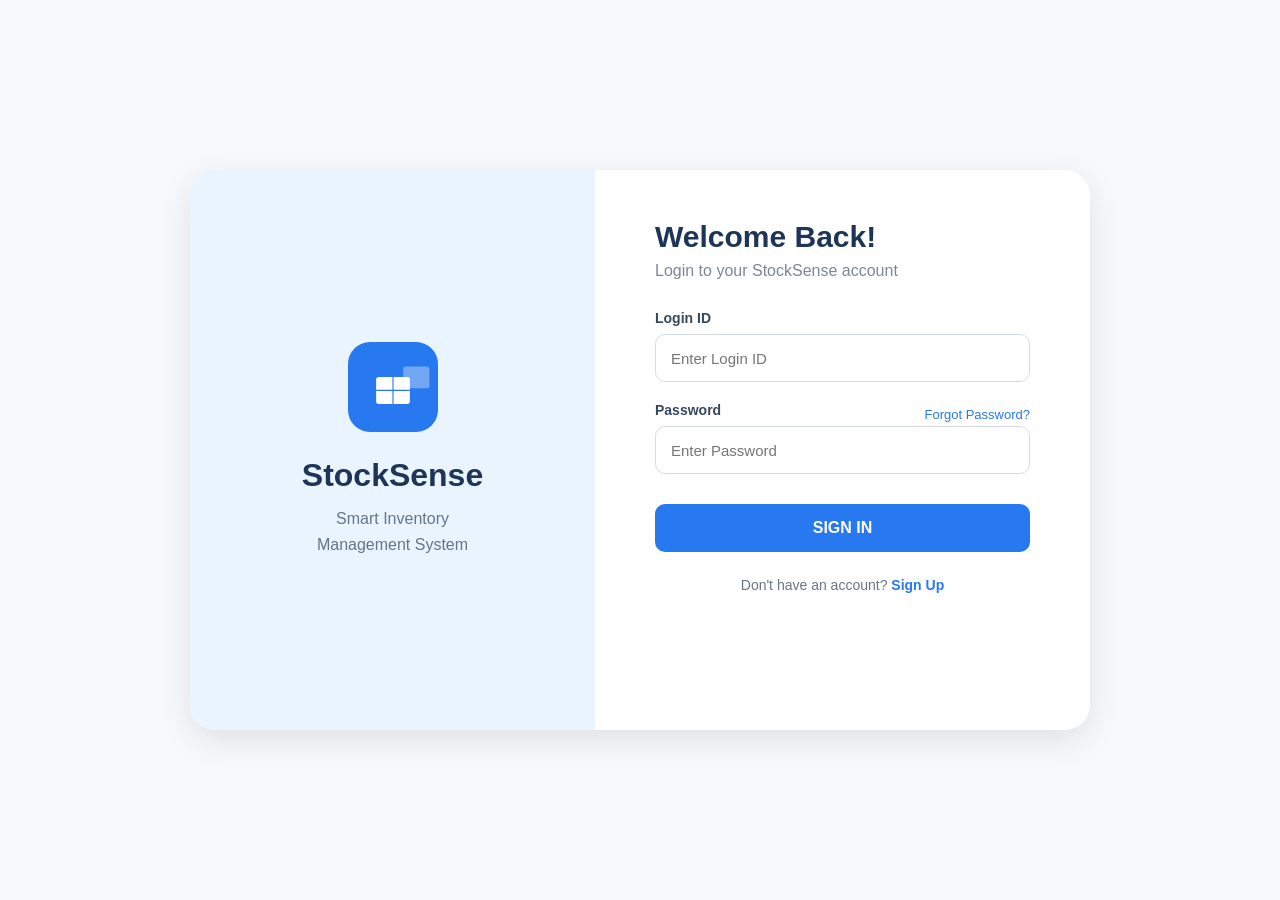
<file: StockSence/index.html>
<!DOCTYPE html>
<html lang="en">

<head>
    <meta charset="UTF-8">
    <meta name="viewport" content="width=device-width, initial-scale=1.0">

    <title>StockSense - Login</title>

    <link rel="stylesheet" href="css/index.css">

    <link rel="shortcut icon" href="icons/stocksense_icon.svg" type="image/x-icon">

</head>


<body>


    <div class="container">

        <div class="left">

            <div class="logo">
                <img src="icons/stocksense_icon.svg" alt="" srcset="">
            </div>

            <h1>
                StockSense
            </h1>

            <p>
                Smart Inventory<br>
                Management System
            </p>

        </div>

        <div class="right">

            <div id="loginForm">

                <h2>
                    Welcome Back!
                </h2>

                <p class="subtitle">
                    Login to your StockSense account
                </p>


                <form onsubmit="login(event)">


                    <!-- LOGIN ID -->

                    <div class="form-group">

                        <label>
                            Login ID
                        </label>

                        <input type="text" id="loginId" placeholder="Enter Login ID" required>

                    </div>



                    <!-- PASSWORD -->

                    <div class="form-group">

                        <div class="password-row">

                            <label>
                                Password
                            </label>

                            <a class="forgot" onclick="forgotPassword()">

                                Forgot Password?

                            </a>

                        </div>


                        <input type="password" id="password" placeholder="Enter Password" required>

                    </div>



                    <!-- LOGIN BUTTON -->

                    <button class="login-btn" type="submit">

                        SIGN IN

                    </button>

                </form>


                <div id="loginMessage" class="message">
                </div>



                <!-- SIGNUP -->

                <div class="signup-text">

                    Don't have an account?

                    <a onclick="showSignup()">
                        Sign Up
                    </a>

                </div>

            </div>

            <div id="signupForm">

                <h2>
                    Create Account
                </h2>

                <p class="subtitle">
                    Create your StockSense account
                </p>


                <form onsubmit="signup(event)">


                    <!-- LOGIN ID -->

                    <div class="form-group">

                        <label>
                            Login ID
                        </label>

                        <input type="text" id="signupId" placeholder="Enter Login ID" minlength="6" maxlength="12"
                            required>

                    </div>



                    <!-- EMAIL -->

                    <div class="form-group">

                        <label>
                            Email ID
                        </label>

                        <input type="email" id="email" placeholder="Enter Email ID" required>

                    </div>



                    <!-- PASSWORD -->

                    <div class="form-group">

                        <label>
                            Password
                        </label>

                        <input type="password" id="signupPassword" placeholder="Enter Password" minlength="8" required>

                    </div>



                    <!-- CONFIRM PASSWORD -->

                    <div class="form-group">

                        <label>
                            Re-enter Password
                        </label>

                        <input type="password" id="confirmPassword" placeholder="Re-enter Password" required>

                    </div>



                    <!-- SIGNUP -->

                    <button class="login-btn" type="submit">

                        SIGN UP

                    </button>

                </form>


                <div id="signupMessage" class="message">
                </div>


                <div class="back-login" onclick="showLogin()">

                    ← Back to Login

                </div>

            </div>

            <div id="forgotForm">

                <h2>
                    Forgot Password?
                </h2>

                <p class="subtitle">
                    Reset your StockSense account password
                </p>

                <div id="emailSection">

                    <form onsubmit="sendOTP(event)">

                        <div class="form-group">

                            <label>
                                Registered Email ID
                            </label>

                            <input type="email" id="forgotEmail" placeholder="Enter your registered email" required>

                        </div>


                        <button type="submit" class="login-btn">

                            SEND OTP

                        </button>

                    </form>


                    <div id="forgotMessage" class="message">
                    </div>

                </div>

                <div id="otpSection" style="display:none;">


                    <div class="otp-box">

                        Enter the 6-digit OTP

                    </div>


                    <div class="form-group">

                        <label>
                            Enter OTP
                        </label>

                        <input type="text" id="otpInput" maxlength="6" inputmode="numeric"
                            placeholder="Enter 6-digit OTP">

                    </div>


                    <button class="login-btn" onclick="verifyOTP(event)">

                        VERIFY OTP

                    </button>


                    <div id="otpMessage" class="message">
                    </div>


                    <button class="login-btn" style="background:#6c757d;" onclick="resendOTP()">

                        RESEND OTP

                    </button>

                </div>

                <div id="resetSection" style="display:none;">


                    <div class="form-group">

                        <label>
                            New Password
                        </label>

                        <input type="password" id="newPassword" placeholder="Enter new password" minlength="8">

                    </div>



                    <div class="form-group">

                        <label>
                            Confirm Password
                        </label>

                        <input type="password" id="newConfirmPassword" placeholder="Re-enter new password">

                    </div>



                    <button class="login-btn" onclick="resetPassword(event)">

                        RESET PASSWORD

                    </button>


                    <div id="resetMessage" class="message">
                    </div>

                </div>

                <!-- BACK LOGIN -->

                <div class="back-login" onclick="backToLogin()">

                    ← Back to Login

                </div>

            </div>


        </div>

    </div>

    <script src="js/index.js"></script>

</body>

</html>
</file>
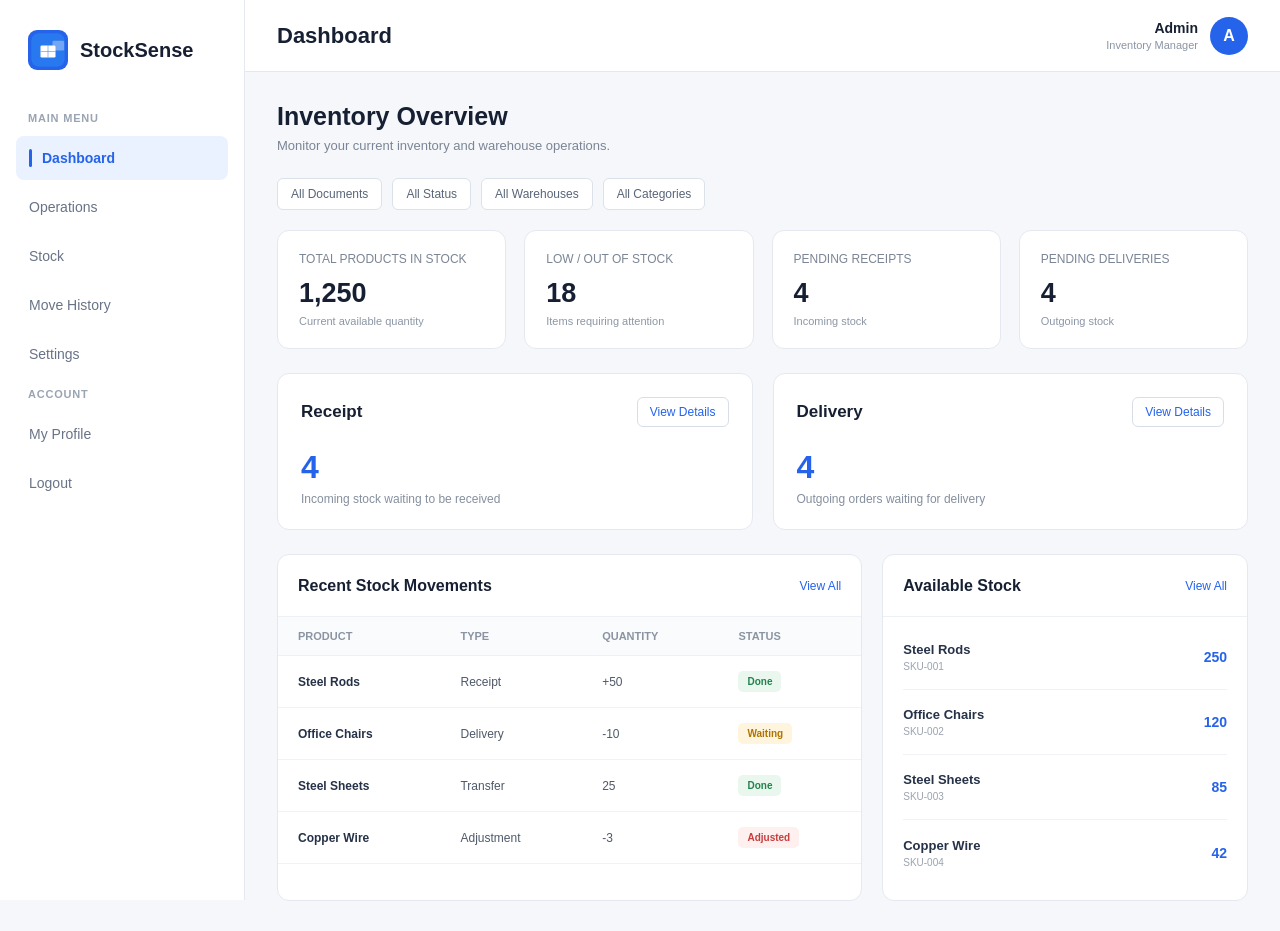
<file: StockSence/dashboard.html>
<!DOCTYPE html>
<html lang="en">
<head>
<meta charset="UTF-8">
<meta name="viewport" content="width=device-width, initial-scale=1.0">

<title>StockSense | Dashboard</title>

<link rel="stylesheet" href="css/dashboard.css">

<link rel="shortcut icon" href="icons/stocksense_icon.svg" type="image/x-icon">
</head>


<body>

<aside class="sidebar">

    <div class="brand">

        <div class="brand-box">
            <img src="icons/stocksense_icon.svg" alt="" srcset="">
        </div>

        <div class="brand-name">
            StockSense
        </div>

    </div>


    <div class="menu-label">
        MAIN MENU
    </div>


    <div
        class="nav-item active"
        onclick="goDashboard()">

        <div class="nav-line"></div>

        <span>Dashboard</span>

    </div>


    <div
        class="nav-item"
        onclick="goOperations()">

        <div class="nav-line"></div>

        <span>Operations</span>

    </div>


    <div
        class="nav-item"
        onclick="goStock()">

        <div class="nav-line"></div>

        <span>Stock</span>

    </div>


    <div
        class="nav-item"
        onclick="goHistory()">

        <div class="nav-line"></div>

        <span>Move History</span>

    </div>


    <div
        class="nav-item"
        onclick="goSettings()">

        <div class="nav-line"></div>

        <span>Settings</span>

    </div>


    <div class="menu-label">
        ACCOUNT
    </div>


    <div
        class="nav-item"
        onclick="goProfile()">

        <div class="nav-line"></div>

        <span>My Profile</span>

    </div>


    <div
        class="nav-item"
        onclick="logout()">

        <div class="nav-line"></div>

        <span>Logout</span>

    </div>

</aside>


<main class="main">

<header class="header">

    <div class="header-title">
        Dashboard
    </div>


    <div class="user-area">

        <div class="user-info">

            <div class="user-name">
                Admin
            </div>

            <div class="user-role">
                Inventory Manager
            </div>

        </div>


        <div class="user-avatar">
            A
        </div>

    </div>

</header>



<section class="content">


<div class="page-heading">

    <h1>
        Inventory Overview
    </h1>

    <p>
        Monitor your current inventory and warehouse operations.
    </p>

</div>


<div class="filters">

    <button class="filter">
        All Documents
    </button>

    <button class="filter">
        All Status
    </button>

    <button class="filter">
        All Warehouses
    </button>

    <button class="filter">
        All Categories
    </button>

</div>

<div class="kpi-grid">


    <div class="kpi-card">

        <div class="kpi-label">
            TOTAL PRODUCTS IN STOCK
        </div>

        <div class="kpi-value">
            1,250
        </div>

        <div class="kpi-sub">
            Current available quantity
        </div>

    </div>


    <div class="kpi-card">

        <div class="kpi-label">
            LOW / OUT OF STOCK
        </div>

        <div class="kpi-value">
            18
        </div>

        <div class="kpi-sub">
            Items requiring attention
        </div>

    </div>


    <div class="kpi-card">

        <div class="kpi-label">
            PENDING RECEIPTS
        </div>

        <div class="kpi-value">
            4
        </div>

        <div class="kpi-sub">
            Incoming stock
        </div>

    </div>


    <div class="kpi-card">

        <div class="kpi-label">
            PENDING DELIVERIES
        </div>

        <div class="kpi-value">
            4
        </div>

        <div class="kpi-sub">
            Outgoing stock
        </div>

    </div>

</div>


<div class="operation-grid">


    <div class="operation-card">

        <div class="operation-head">

            <h3>
                Receipt
            </h3>

            <button
                class="view-button"
                onclick="goReceipts()">

                View Details

            </button>

        </div>


        <div class="operation-number">
            4
        </div>

        <div class="operation-description">
            Incoming stock waiting to be received
        </div>

    </div>



    <div class="operation-card">

        <div class="operation-head">

            <h3>
                Delivery
            </h3>

            <button
                class="view-button"
                onclick="goDeliveries()">

                View Details

            </button>

        </div>


        <div class="operation-number">
            4
        </div>

        <div class="operation-description">
            Outgoing orders waiting for delivery
        </div>

    </div>

</div>


<div class="lower-grid">


<div class="panel">

    <div class="panel-header">

        <h3>
            Recent Stock Movements
        </h3>

        <button onclick="goHistory()">
            View All
        </button>

    </div>


    <div class="table-wrapper">

        <table>

            <thead>

                <tr>

                    <th>
                        PRODUCT
                    </th>

                    <th>
                        TYPE
                    </th>

                    <th>
                        QUANTITY
                    </th>

                    <th>
                        STATUS
                    </th>

                </tr>

            </thead>


            <tbody>


                <tr>

                    <td>
                        Steel Rods
                    </td>

                    <td>
                        Receipt
                    </td>

                    <td>
                        +50
                    </td>

                    <td>
                        <span class="status done">
                            Done
                        </span>
                    </td>

                </tr>


                <tr>

                    <td>
                        Office Chairs
                    </td>

                    <td>
                        Delivery
                    </td>

                    <td>
                        -10
                    </td>

                    <td>
                        <span class="status waiting">
                            Waiting
                        </span>
                    </td>

                </tr>


                <tr>

                    <td>
                        Steel Sheets
                    </td>

                    <td>
                        Transfer
                    </td>

                    <td>
                        25
                    </td>

                    <td>
                        <span class="status done">
                            Done
                        </span>
                    </td>

                </tr>


                <tr>

                    <td>
                        Copper Wire
                    </td>

                    <td>
                        Adjustment
                    </td>

                    <td>
                        -3
                    </td>

                    <td>
                        <span class="status low">
                            Adjusted
                        </span>
                    </td>

                </tr>


            </tbody>

        </table>

    </div>

</div>


<div class="panel">

    <div class="panel-header">

        <h3>
            Available Stock
        </h3>

        <button onclick="goStock()">
            View All
        </button>

    </div>


    <div class="stock-list">


        <div class="stock-row">

            <div>

                <div class="product-name">
                    Steel Rods
                </div>

                <div class="product-code">
                    SKU-001
                </div>

            </div>

            <div class="stock-quantity">
                250
            </div>

        </div>


        <div class="stock-row">

            <div>

                <div class="product-name">
                    Office Chairs
                </div>

                <div class="product-code">
                    SKU-002
                </div>

            </div>

            <div class="stock-quantity">
                120
            </div>

        </div>


        <div class="stock-row">

            <div>

                <div class="product-name">
                    Steel Sheets
                </div>

                <div class="product-code">
                    SKU-003
                </div>

            </div>

            <div class="stock-quantity">
                85
            </div>

        </div>


        <div class="stock-row">

            <div>

                <div class="product-name">
                    Copper Wire
                </div>

                <div class="product-code">
                    SKU-004
                </div>

            </div>

            <div class="stock-quantity">
                42
            </div>

        </div>


    </div>

</div>


</div>


</section>

</main>



<script src="js/dashboard.js"></script>
</body>
</html>
</file>
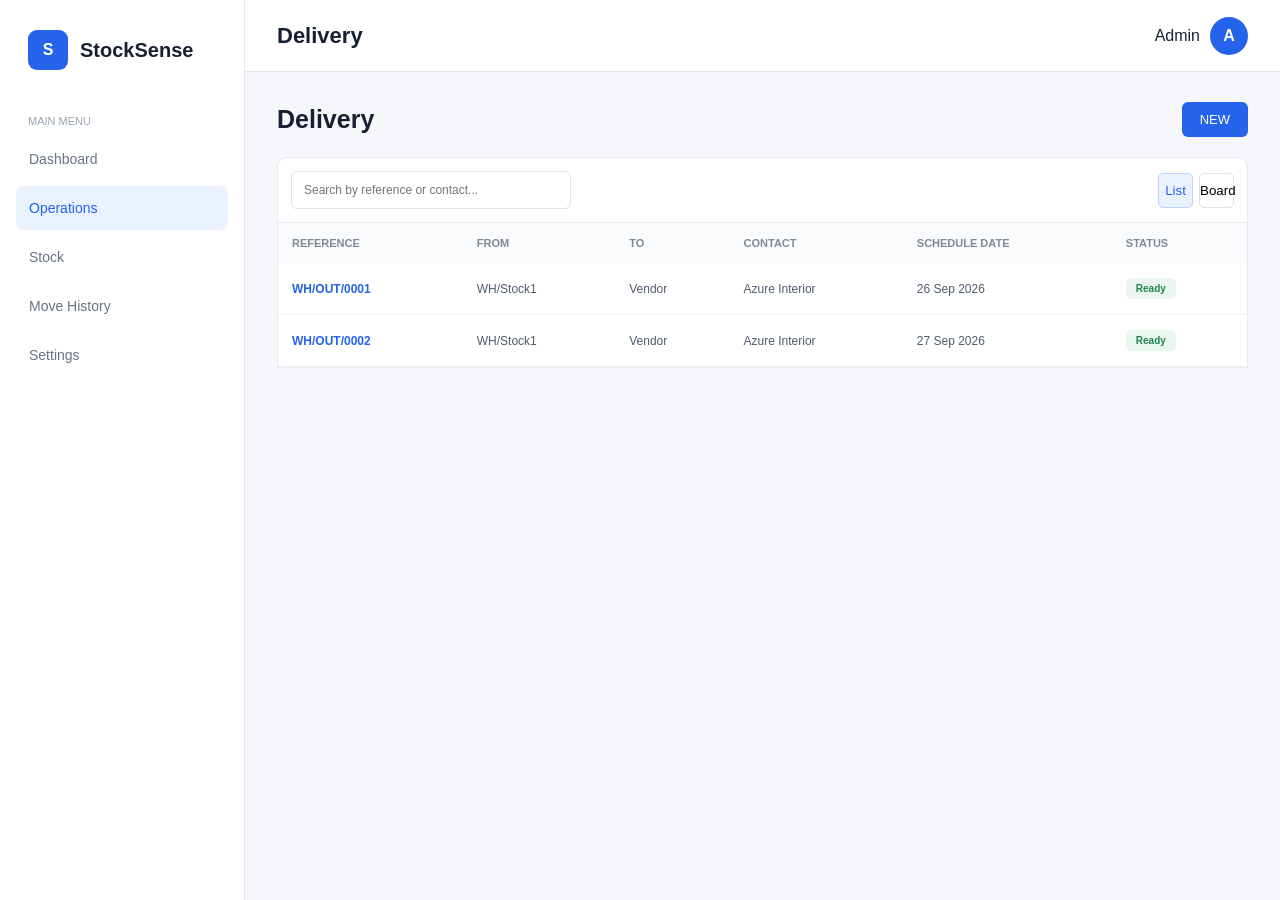
<file: StockSence/delivery.html>
<!DOCTYPE html>
<html lang="en">

<head>

<meta charset="UTF-8">

<meta name="viewport"
      content="width=device-width, initial-scale=1.0">

<title>StockSense | Delivery</title>


<link rel="stylesheet" href="css/delivery.css">

<link rel="shortcut icon" href="icons/stocksense_icon.svg" type="image/x-icon">

</head>


<body>


<!-- SIDEBAR -->

<aside class="sidebar">

    <div class="brand">

        <div class="brand-box">
            S
        </div>

        <div class="brand-name">
            StockSense
        </div>

    </div>


    <div class="menu-label">
        MAIN MENU
    </div>


    <div
        class="nav-item"
        onclick="location.href='dashboard.html'">

        <span>Dashboard</span>

    </div>


    <div class="nav-item active">

        <span>Operations</span>

    </div>


    <div
        class="nav-item"
        onclick="location.href='stock.html'">

        <span>Stock</span>

    </div>


    <div class="nav-item">

        <span>Move History</span>

    </div>


    <div class="nav-item">

        <span>Settings</span>

    </div>

</aside>



<!-- MAIN -->

<main class="main">


<header class="header">

    <h2>
        Delivery
    </h2>


    <div class="profile">

        <span>
            Admin
        </span>

        <div class="avatar">
            A
        </div>

    </div>

</header>



<section class="content">


<div class="page-top">

    <div class="page-title">
        Delivery
    </div>


    <button
        class="new-button"
        onclick="openModal()">

        NEW

    </button>

</div>



<div class="toolbar">

    <input
        id="searchInput"
        class="search"
        placeholder="Search by reference or contact..."
        onkeyup="searchTable()">


    <div class="view-buttons">

        <button
            class="view-button active"
            onclick="listView()">

            List

        </button>


        <button
            class="view-button"
            onclick="kanbanView()">

            Board

        </button>

    </div>

</div>



<!-- TABLE -->

<div
    id="listView"
    class="table-box">

<table id="deliveryTable">

<thead>

<tr>

<th>REFERENCE</th>

<th>FROM</th>

<th>TO</th>

<th>CONTACT</th>

<th>SCHEDULE DATE</th>

<th>STATUS</th>

</tr>

</thead>


<tbody>


<tr>

<td class="reference">
    WH/OUT/0001
</td>

<td>
    WH/Stock1
</td>

<td>
    Vendor
</td>

<td>
    Azure Interior
</td>

<td>
    26 Sep 2026
</td>

<td>

<span class="status">
    Ready
</span>

</td>

</tr>


<tr>

<td class="reference">
    WH/OUT/0002
</td>

<td>
    WH/Stock1
</td>

<td>
    Vendor
</td>

<td>
    Azure Interior
</td>

<td>
    27 Sep 2026
</td>

<td>

<span class="status">
    Ready
</span>

</td>

</tr>


</tbody>

</table>

</div>



<!-- KANBAN -->

<div
    id="kanbanView"
    class="kanban">


<div class="kanban-column">

    <h3>
        Ready
    </h3>


    <div class="kanban-card">

        <strong>
            WH/OUT/0001
        </strong>

        <p>
            WH/Stock1 → Vendor
        </p>

        <p>
            Azure Interior
        </p>

    </div>


    <div class="kanban-card">

        <strong>
            WH/OUT/0002
        </strong>

        <p>
            WH/Stock1 → Vendor
        </p>

        <p>
            Azure Interior
        </p>

    </div>

</div>


<div class="kanban-column">

    <h3>
        Waiting
    </h3>

</div>


<div class="kanban-column">

    <h3>
        Done
    </h3>

</div>

</div>

</section>

</main>



<!-- NEW DELIVERY MODAL -->

<div
    id="deliveryModal"
    class="modal">


<div class="modal-box">

    <h2>
        New Delivery
    </h2>


    <div class="form-group">

        <label>
            Reference
        </label>

        <input
            value="WH/OUT/0003"
            readonly>

    </div>


    <div class="form-group">

        <label>
            From
        </label>

        <select>

            <option>
                WH/Stock1
            </option>

            <option>
                WH/Stock2
            </option>

        </select>

    </div>


    <div class="form-group">

        <label>
            To
        </label>

        <input
            placeholder="Enter customer">

    </div>


    <div class="form-group">

        <label>
            Contact
        </label>

        <input
            placeholder="Enter contact">

    </div>


    <div class="form-group">

        <label>
            Schedule Date
        </label>

        <input type="date">

    </div>


    <div class="modal-buttons">

        <button
            class="cancel"
            onclick="closeModal()">

            Cancel

        </button>


        <button
            class="new-button"
            onclick="createDelivery()">

            Create Delivery

        </button>

    </div>

</div>

</div>

<script src="js/delivery.js"></script>

</body>

</html>
</file>
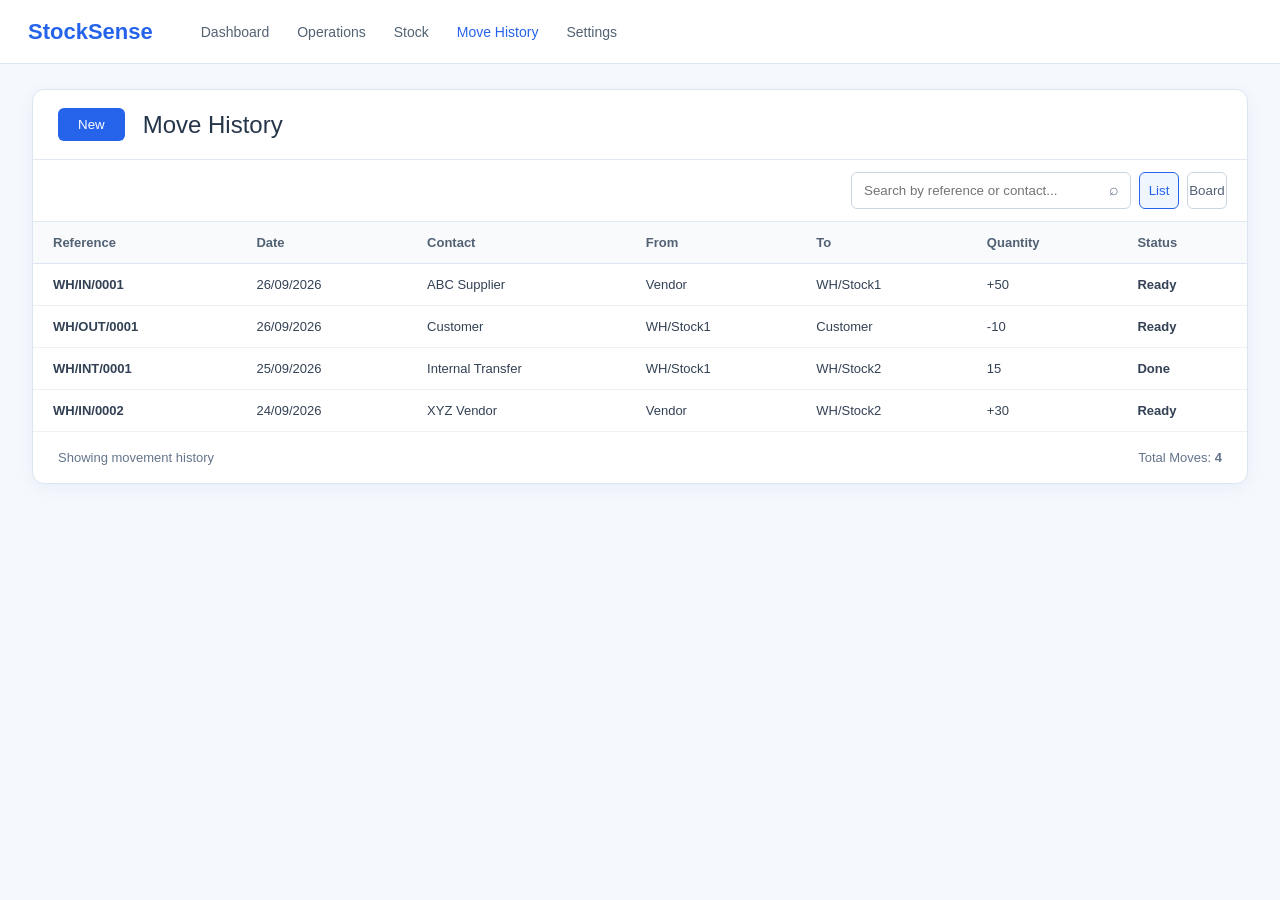
<file: StockSence/history.html>
<!DOCTYPE html>
<html lang="en">

<head>
    <meta charset="UTF-8">
    <meta name="viewport" content="width=device-width, initial-scale=1.0">
    <title>StockSense - Move History</title>
    <link rel="stylesheet" href="css/history.css">
    <link rel="shortcut icon" href="icons/stocksense_icon.svg" type="image/x-icon">
</head>

<body>

    <!-- NAVIGATION -->

    <div class="navbar">

        <div class="logo">
            StockSense
        </div>

        <a href="dashboard.html">
            Dashboard
        </a>

        <a href="operations.html">
            Operations
        </a>

        <a href="stock.html">
            Stock
        </a>

        <a href="history.html" class="active">
            Move History
        </a>

        <a href="setting.html">
            Settings
        </a>

    </div>


    <!-- MAIN -->

    <div class="container">

        <!-- HEADER -->

        <div class="page-header">

            <div class="left-header">

                <button class="new-btn" onclick="newMove()">

                    New

                </button>

                <div class="page-title">
                    Move History
                </div>

            </div>

        </div>


        <!-- TOOLBAR -->

        <div class="toolbar">

            <div class="search-box">

                <input type="text" id="searchInput" placeholder="Search by reference or contact..."
                    onkeyup="searchMoves()">

                <span class="search-icon">
                    ⌕
                </span>

            </div>


            <button class="view-btn active" onclick="listView(this)" title="List View">

                List

            </button>


            <button class="view-btn" onclick="boardView(this)" title="Board View">

                Board

            </button>

        </div>


        <!-- TABLE -->

        <div class="table-wrapper">

            <table class="move-table">

                <thead>

                    <tr>

                        <th>
                            Reference
                        </th>

                        <th>
                            Date
                        </th>

                        <th>
                            Contact
                        </th>

                        <th>
                            From
                        </th>

                        <th>
                            To
                        </th>

                        <th>
                            Quantity
                        </th>

                        <th>
                            Status
                        </th>

                    </tr>

                </thead>


                <tbody id="moveTable">

                    <tr>

                        <td class="reference" onclick="showMove('WH/IN/0001')">

                            WH/IN/0001

                        </td>

                        <td>
                            26/09/2026
                        </td>

                        <td>
                            ABC Supplier
                        </td>

                        <td>
                            Vendor
                        </td>

                        <td>
                            WH/Stock1
                        </td>

                        <td>
                            +50
                        </td>

                        <td class="status-ready">
                            Ready
                        </td>

                    </tr>


                    <tr>

                        <td class="reference" onclick="showMove('WH/OUT/0001')">

                            WH/OUT/0001

                        </td>

                        <td>
                            26/09/2026
                        </td>

                        <td>
                            Customer
                        </td>

                        <td>
                            WH/Stock1
                        </td>

                        <td>
                            Customer
                        </td>

                        <td>
                            -10
                        </td>

                        <td class="status-ready">
                            Ready
                        </td>

                    </tr>


                    <tr>

                        <td class="reference" onclick="showMove('WH/INT/0001')">

                            WH/INT/0001

                        </td>

                        <td>
                            25/09/2026
                        </td>

                        <td>
                            Internal Transfer
                        </td>

                        <td>
                            WH/Stock1
                        </td>

                        <td>
                            WH/Stock2
                        </td>

                        <td>
                            15
                        </td>

                        <td class="status-done">
                            Done
                        </td>

                    </tr>


                    <tr>

                        <td class="reference" onclick="showMove('WH/IN/0002')">

                            WH/IN/0002

                        </td>

                        <td>
                            24/09/2026
                        </td>

                        <td>
                            XYZ Vendor
                        </td>

                        <td>
                            Vendor
                        </td>

                        <td>
                            WH/Stock2
                        </td>

                        <td>
                            +30
                        </td>

                        <td class="status-ready">
                            Ready
                        </td>

                    </tr>

                </tbody>

            </table>

        </div>


        <!-- FOOTER -->

        <div class="footer">

            <div>
                Showing movement history
            </div>

            <div>
                Total Moves: <strong>4</strong>
            </div>

        </div>

    </div>


    <!-- NEW MOVE MODAL -->

    <div class="modal" id="moveModal">

        <div class="modal-box">

            <div class="modal-title">
                New Stock Move
            </div>


            <div class="modal-field">

                <label>
                    Contact
                </label>

                <input type="text" id="contact" placeholder="Enter contact">

            </div>


            <div class="modal-field">

                <label>
                    From
                </label>

                <select id="fromLocation">

                    <option value="">
                        Select source
                    </option>

                    <option>
                        Vendor
                    </option>

                    <option>
                        WH/Stock1
                    </option>

                    <option>
                        WH/Stock2
                    </option>

                </select>

            </div>


            <div class="modal-field">

                <label>
                    To
                </label>

                <select id="toLocation">

                    <option value="">
                        Select destination
                    </option>

                    <option>
                        WH/Stock1
                    </option>

                    <option>
                        WH/Stock2
                    </option>

                    <option>
                        Customer
                    </option>

                </select>

            </div>


            <div class="modal-field">

                <label>
                    Quantity
                </label>

                <input type="number" id="quantity" min="1" placeholder="Enter quantity">

            </div>


            <div class="modal-buttons">

                <button class="cancel-btn" onclick="closeModal()">

                    Cancel

                </button>


                <button class="save-btn" onclick="saveMove()">

                    Save Move

                </button>

            </div>

        </div>

    </div>

    <script src="js/history.js"></script>

</body>

</html>
</file>
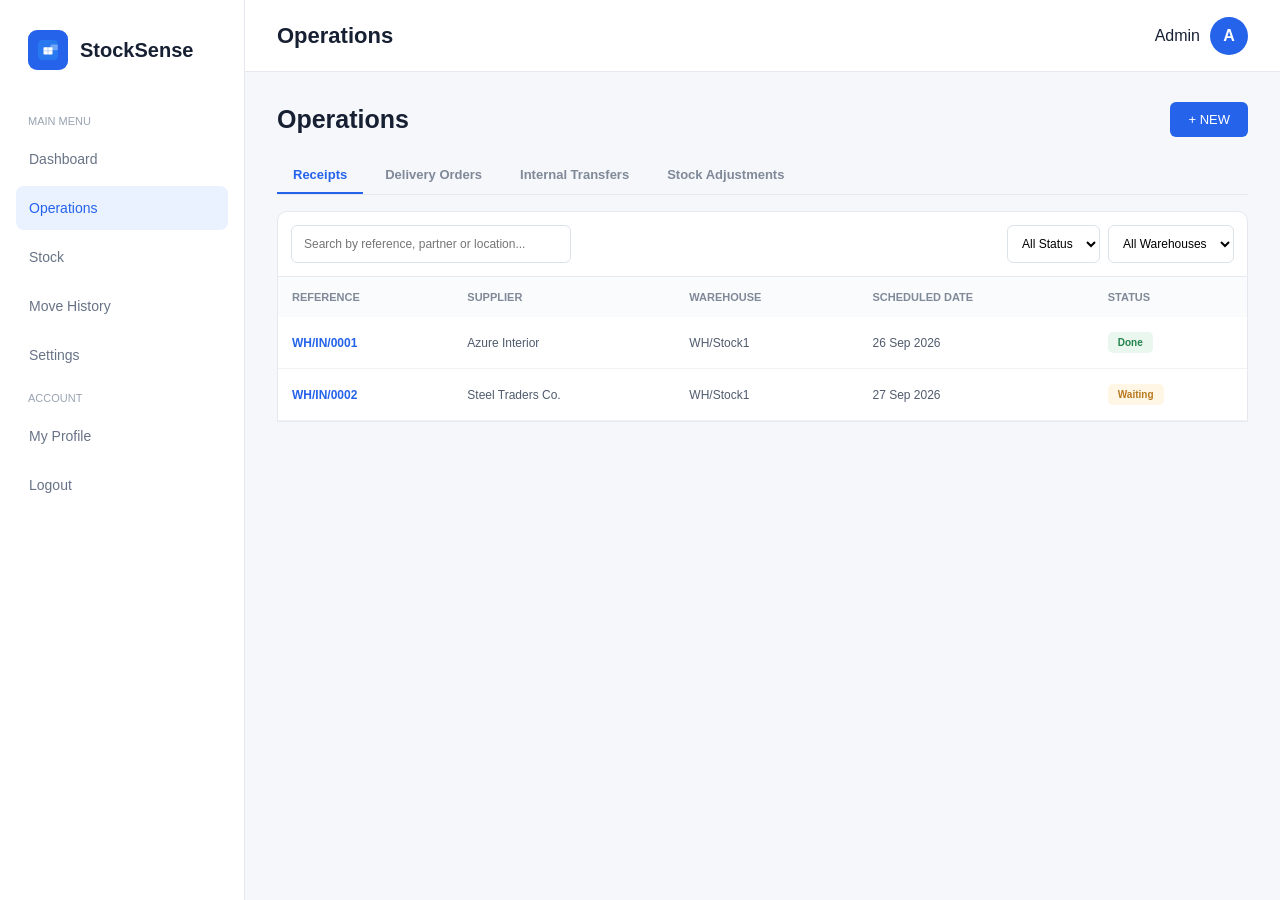
<file: StockSence/operations.html>
<!DOCTYPE html>
<html lang="en">

<head>

<meta charset="UTF-8">

<meta name="viewport"
      content="width=device-width, initial-scale=1.0">

<title>StockSense | Operations</title>

<link rel="stylesheet" href="css/operations.css">

<link rel="shortcut icon" href="icons/stocksense_icon.svg" type="image/x-icon">

</head>


<body>


<!-- SIDEBAR -->

<aside class="sidebar">

    <div class="brand">

        <div class="brand-box">
            <img src="icons/stocksense_icon.svg" alt="">
        </div>

        <div class="brand-name">
            StockSense
        </div>

    </div>


    <div class="menu-label">
        MAIN MENU
    </div>


    <div class="nav-item" onclick="goDashboard()">
        <span>Dashboard</span>
    </div>

    <div class="nav-item active" onclick="goOperations()">
        <span>Operations</span>
    </div>

    <div class="nav-item" onclick="goStock()">
        <span>Stock</span>
    </div>

    <div class="nav-item" onclick="goHistory()">
        <span>Move History</span>
    </div>

    <div class="nav-item" onclick="goSettings()">
        <span>Settings</span>
    </div>


    <div class="menu-label">
        ACCOUNT
    </div>

    <div class="nav-item" onclick="goProfile()">
        <span>My Profile</span>
    </div>

    <div class="nav-item" onclick="logout()">
        <span>Logout</span>
    </div>

</aside>



<!-- MAIN -->

<main class="main">


<header class="header">

    <h2>Operations</h2>

    <div class="profile">
        <span>Admin</span>
        <div class="avatar">A</div>
    </div>

</header>



<section class="content">


<div class="page-top">

    <div class="page-title">
        Operations
    </div>

    <button class="new-button" onclick="openNewModal()">
        + NEW
    </button>

</div>



<!-- TABS -->

<div class="tabs">

    <button class="tab-btn active" data-type="receipt" onclick="switchTab('receipt', this)">
        Receipts
    </button>

    <button class="tab-btn" data-type="delivery" onclick="switchTab('delivery', this)">
        Delivery Orders
    </button>

    <button class="tab-btn" data-type="transfer" onclick="switchTab('transfer', this)">
        Internal Transfers
    </button>

    <button class="tab-btn" data-type="adjustment" onclick="switchTab('adjustment', this)">
        Stock Adjustments
    </button>

</div>



<!-- FILTERS -->

<div class="toolbar">

    <input id="searchInput" class="search"
           placeholder="Search by reference, partner or location..."
           onkeyup="applyFilters()">

    <div class="filter-group">

        <select id="statusFilter" onchange="applyFilters()">
            <option value="">All Status</option>
            <option>Draft</option>
            <option>Waiting</option>
            <option>Ready</option>
            <option>Done</option>
            <option>Canceled</option>
        </select>

        <select id="warehouseFilter" onchange="applyFilters()">
            <option value="">All Warehouses</option>
            <option>WH/Stock1</option>
            <option>WH/Stock2</option>
        </select>

    </div>

</div>



<!-- RECEIPTS TABLE -->

<div class="table-box tab-panel" id="panel-receipt">

<table>
<thead>
<tr>
<th>REFERENCE</th>
<th>SUPPLIER</th>
<th>WAREHOUSE</th>
<th>SCHEDULED DATE</th>
<th>STATUS</th>
</tr>
</thead>

<tbody id="tbody-receipt">

<tr>
<td class="reference">WH/IN/0001</td>
<td>Azure Interior</td>
<td>WH/Stock1</td>
<td>26 Sep 2026</td>
<td><span class="status status-done">Done</span></td>
</tr>

<tr>
<td class="reference">WH/IN/0002</td>
<td>Steel Traders Co.</td>
<td>WH/Stock1</td>
<td>27 Sep 2026</td>
<td><span class="status status-waiting">Waiting</span></td>
</tr>

</tbody>
</table>

</div>



<!-- DELIVERY TABLE -->

<div class="table-box tab-panel" id="panel-delivery" style="display:none;">

<table>
<thead>
<tr>
<th>REFERENCE</th>
<th>CUSTOMER</th>
<th>WAREHOUSE</th>
<th>SCHEDULED DATE</th>
<th>STATUS</th>
</tr>
</thead>

<tbody id="tbody-delivery">

<tr>
<td class="reference">WH/OUT/0001</td>
<td>Azure Interior</td>
<td>WH/Stock1</td>
<td>26 Sep 2026</td>
<td><span class="status status-ready">Ready</span></td>
</tr>

</tbody>
</table>

</div>



<!-- INTERNAL TRANSFER TABLE -->

<div class="table-box tab-panel" id="panel-transfer" style="display:none;">

<table>
<thead>
<tr>
<th>REFERENCE</th>
<th>FROM</th>
<th>TO</th>
<th>CONTACT</th>
<th>STATUS</th>
</tr>
</thead>

<tbody id="tbody-transfer">

<tr>
<td class="reference">WH/INT/0001</td>
<td>WH/Stock1</td>
<td>Production Floor</td>
<td>Warehouse Staff</td>
<td><span class="status status-done">Done</span></td>
</tr>

</tbody>
</table>

</div>



<!-- ADJUSTMENT TABLE -->

<div class="table-box tab-panel" id="panel-adjustment" style="display:none;">

<table>
<thead>
<tr>
<th>REFERENCE</th>
<th>PRODUCT</th>
<th>LOCATION</th>
<th>COUNTED QTY</th>
<th>STATUS</th>
</tr>
</thead>

<tbody id="tbody-adjustment">

<tr>
<td class="reference">WH/ADJ/0001</td>
<td>Steel Rods</td>
<td>WH/Stock1</td>
<td>97</td>
<td><span class="status status-done">Done</span></td>
</tr>

</tbody>
</table>

</div>


</section>

</main>



<!-- NEW OPERATION MODAL -->

<div id="opModal" class="modal">

<div class="modal-box">

    <h2 id="modalTitle">New Receipt</h2>


    <div class="form-group">
        <label>Reference</label>
        <input id="opReference" readonly>
    </div>


    <!-- RECEIPT / DELIVERY fields -->
    <div id="partnerField" class="form-group">
        <label id="partnerLabel">Supplier</label>
        <input id="opPartner" placeholder="Enter name">
    </div>

    <div id="warehouseField" class="form-group">
        <label>Warehouse</label>
        <select id="opWarehouse">
            <option>WH/Stock1</option>
            <option>WH/Stock2</option>
        </select>
    </div>

    <div id="dateField" class="form-group">
        <label>Scheduled Date</label>
        <input type="date" id="opDate">
    </div>


    <!-- TRANSFER fields -->
    <div id="transferFields" style="display:none;">

        <div class="form-group">
            <label>From Location</label>
            <select id="opFrom">
                <option>WH/Stock1</option>
                <option>WH/Stock2</option>
                <option>Production Floor</option>
            </select>
        </div>

        <div class="form-group">
            <label>To Location</label>
            <select id="opTo">
                <option>Production Floor</option>
                <option>WH/Stock1</option>
                <option>WH/Stock2</option>
            </select>
        </div>

        <div class="form-group">
            <label>Contact</label>
            <input id="opContact" placeholder="Enter contact / responsible">
        </div>

    </div>


    <!-- ADJUSTMENT fields -->
    <div id="adjustmentFields" style="display:none;">

        <div class="form-group">
            <label>Product</label>
            <select id="opProduct">
                <option>Steel Rods</option>
                <option>Chairs</option>
                <option>Wooden Panels</option>
            </select>
        </div>

        <div class="form-group">
            <label>Location</label>
            <select id="opAdjLocation">
                <option>WH/Stock1</option>
                <option>WH/Stock2</option>
            </select>
        </div>

        <div class="form-group">
            <label>Counted Quantity</label>
            <input type="number" id="opCountedQty" min="0" placeholder="Enter physical count">
        </div>

    </div>


    <!-- PRODUCT LIST (Receipt / Delivery / Transfer) -->
    <div id="productListField">

        <label class="section-label">Products</label>

        <div id="productList"></div>

        <button type="button" class="add-product-btn" onclick="addProductRow()">
            + Add Product
        </button>

    </div>


    <div class="modal-buttons">
        <button class="cancel" onclick="closeNewModal()">Cancel</button>
        <button class="new-button" onclick="saveOperation()">Save</button>
    </div>

</div>

</div>


<script src="js/dashboard.js"></script>
<script src="js/operations.js"></script>

</body>

</html>
</file>
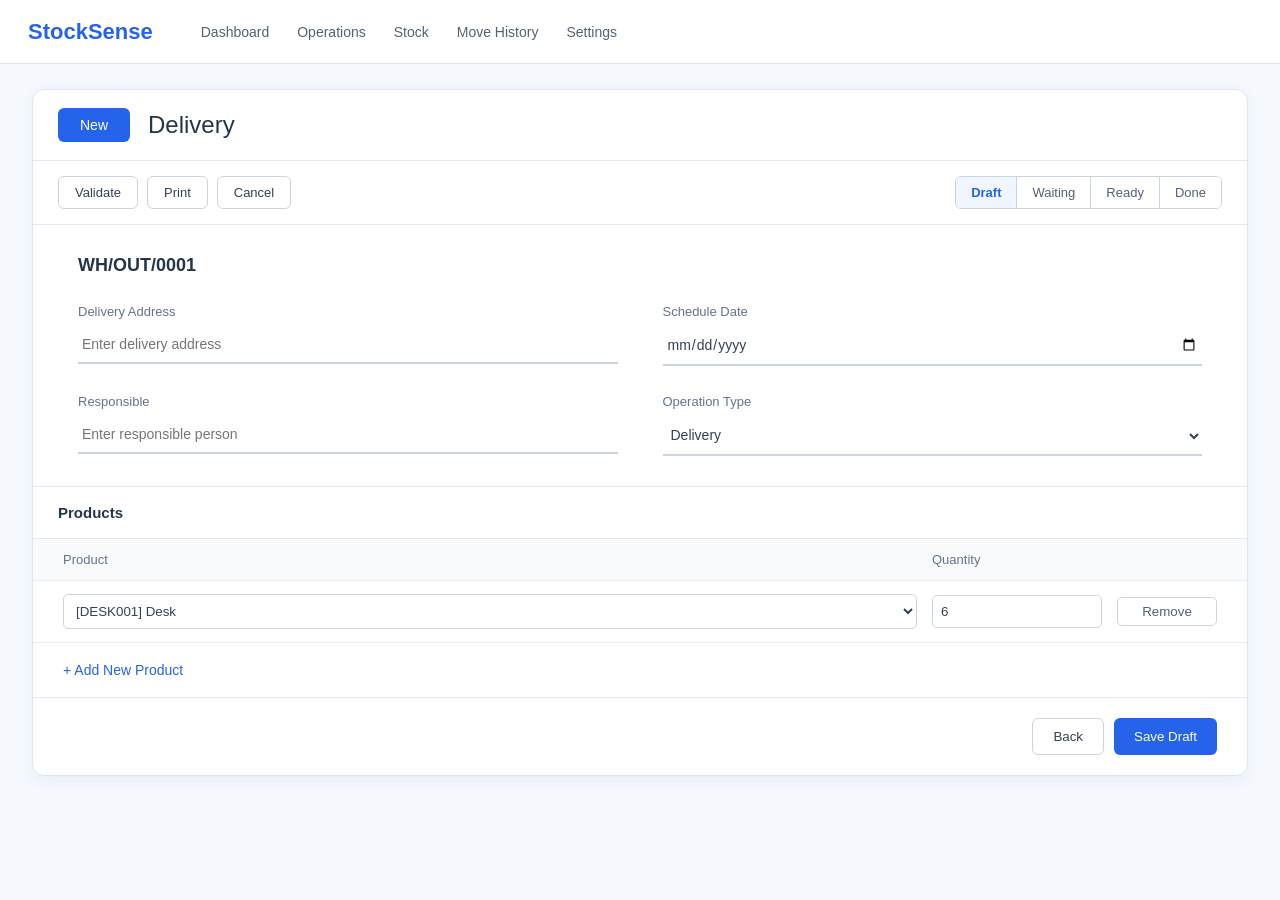
<file: StockSence/recipt.html>
<!DOCTYPE html>
<html lang="en">
<head>
<meta charset="UTF-8">
<meta name="viewport" content="width=device-width, initial-scale=1.0">
<title>StockSense - Delivery</title>

<link rel="stylesheet" href="css/recipt.css">
<link rel="shortcut icon" href="icons/stocksense_icon.svg" type="image/x-icon">

</head>

<body>

<!--  NAVIGATION  -->

<div class="navbar">

    <div class="logo">
        StockSense
    </div>

    <a href="dashboard.html">
        Dashboard
    </a>

    <a href="operations.html">
        Operations
    </a>

    <a href="stock.html">
        Stock
    </a>

    <a href="history.html">
        Move History
    </a>

    <a href="setting.html">
        Settings
    </a>

</div>


<!--  MAIN  -->

<div class="container">

    <!-- HEADER -->

    <div class="page-header">

        <button
            class="new-btn"
            onclick="newDelivery()">

            New

        </button>

        <div class="page-title">
            Delivery
        </div>

    </div>


    <!-- ACTION BAR -->

    <div class="action-bar">

        <div class="actions">

            <button
                class="action-btn"
                onclick="validateDelivery()">

                Validate

            </button>

            <button
                class="action-btn"
                onclick="printDelivery()">

                Print

            </button>

            <button
                class="action-btn"
                onclick="cancelDelivery()">

                Cancel

            </button>

        </div>


        <!-- STATUS -->

        <div class="status">

            <button
                class="active"
                onclick="changeStatus(this)">

                Draft

            </button>

            <button
                onclick="changeStatus(this)">

                Waiting

            </button>

            <button
                onclick="changeStatus(this)">

                Ready

            </button>

            <button
                onclick="changeStatus(this)">

                Done

            </button>

        </div>

    </div>


    <!--  DELIVERY INFORMATION  -->

    <div class="delivery-info">

        <div
            class="reference"
            id="reference">

            WH/OUT/0001

        </div>


        <div class="field">

            <label>
                Delivery Address
            </label>

            <input
                id="deliveryAddress"
                type="text"
                placeholder="Enter delivery address"
            >

        </div>


        <div class="field">

            <label>
                Schedule Date
            </label>

            <input
                id="scheduleDate"
                type="date"
            >

        </div>


        <div class="field">

            <label>
                Responsible
            </label>

            <input
                id="responsible"
                type="text"
                placeholder="Enter responsible person"
            >

        </div>


        <div class="field">

            <label>
                Operation Type
            </label>

            <select id="operationType">

                <option>
                    Delivery
                </option>

                <option>
                    Outgoing Shipment
                </option>

                <option>
                    Customer Delivery
                </option>

                <option>
                    Internal Delivery
                </option>

            </select>

        </div>

    </div>


    <!--  PRODUCTS  -->

    <div>

        <div class="products-title">
            Products
        </div>


        <div class="product-header">

            <div>
                Product
            </div>

            <div>
                Quantity
            </div>

            <div></div>

        </div>


        <div id="productList">

            <!-- DEFAULT PRODUCT -->

            <div class="product-row">

                <select>

                    <option>
                        [DESK001] Desk
                    </option>

                    <option>
                        [CHAIR001] Chair
                    </option>

                    <option>
                        [TABLE001] Table
                    </option>

                    <option>
                        [LAPTOP001] Laptop
                    </option>

                    <option>
                        [MONITOR001] Monitor
                    </option>

                </select>


                <input
                    type="number"
                    value="6"
                    min="1"
                >


                <button
                    class="remove-btn"
                    onclick="removeProduct(this)">

                    Remove

                </button>

            </div>

        </div>


        <div class="add-product">

            <button onclick="openProductModal()">

                + Add New Product

            </button>

        </div>

    </div>


    <!--  FOOTER  -->

    <div class="footer-actions">

        <button
            class="back-btn"
            onclick="goBack()">

            Back

        </button>


        <button
            class="save-btn"
            onclick="saveDraft()">

            Save Draft

        </button>

    </div>

</div>


<div
    class="modal"
    id="productModal">

    <div class="modal-box">

        <h2>
            Add Product
        </h2>


        <div class="modal-field">

            <label>
                Product
            </label>

            <select id="newProduct">

                <option value="">
                    Select Product
                </option>

                <option>
                    [DESK001] Desk
                </option>

                <option>
                    [CHAIR001] Chair
                </option>

                <option>
                    [TABLE001] Table
                </option>

                <option>
                    [LAPTOP001] Laptop
                </option>

                <option>
                    [MONITOR001] Monitor
                </option>

            </select>

        </div>


        <div class="modal-field">

            <label>
                Quantity
            </label>

            <input
                id="newQuantity"
                type="number"
                min="1"
                value="1"
            >

        </div>


        <div class="modal-buttons">

            <button
                class="cancel-modal"
                onclick="closeProductModal()">

                Cancel

            </button>


            <button
                class="confirm-modal"
                onclick="addProduct()">

                Add Product

            </button>

        </div>  

    </div>

</div>

<script src="js/recipt.js"></script>

</body>
</html>
</file>
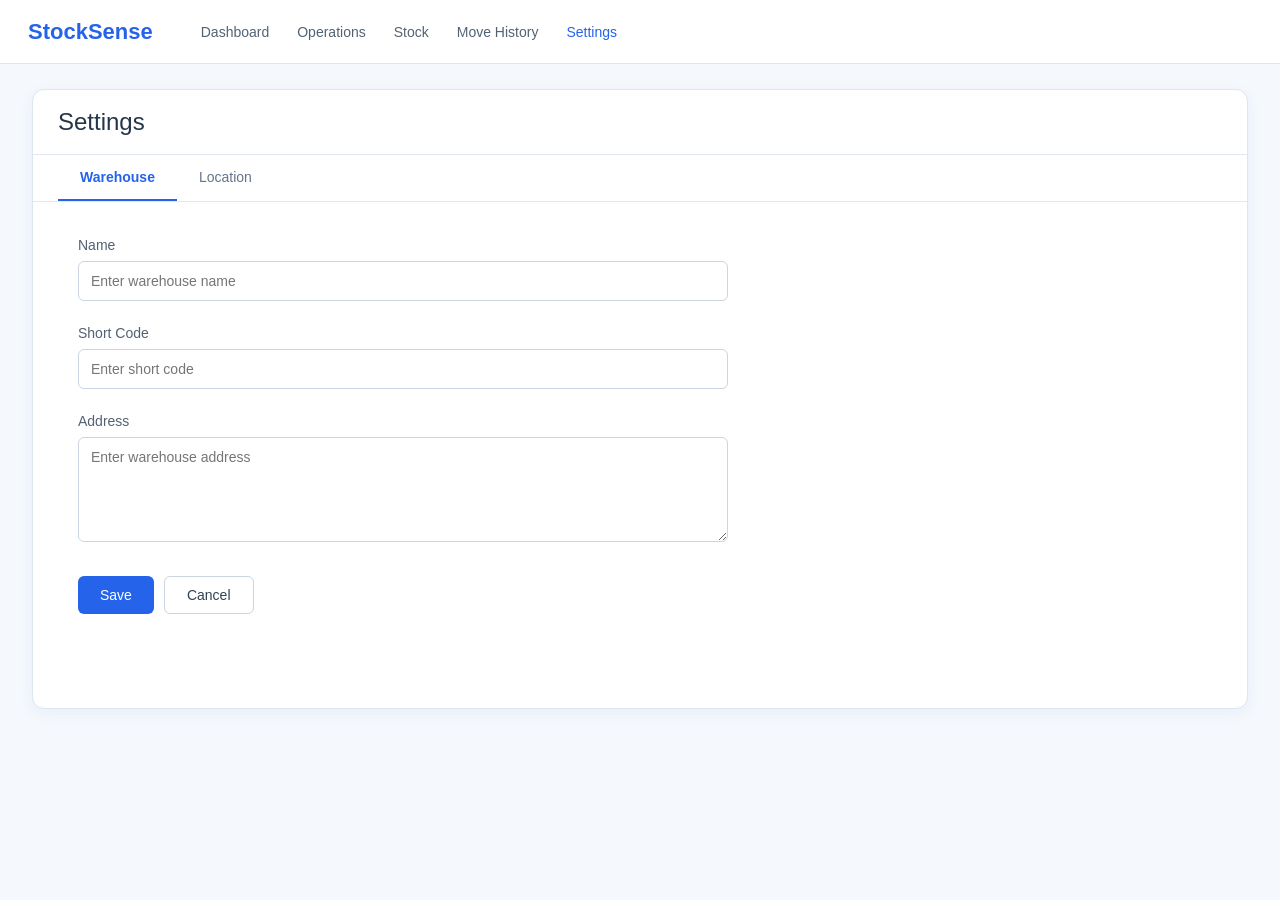
<file: StockSence/setting.html>
<!DOCTYPE html>
<html lang="en">
<head>
<meta charset="UTF-8">
<meta name="viewport" content="width=device-width, initial-scale=1.0">

<title>StockSense - Settings</title>

</head>

<link rel="stylesheet" href="css/setting.css">
<link rel="shortcut icon" href="icons/stocksense_icon.svg" type="image/x-icon">

<body>

<!--  NAVIGATION  -->

<div class="navbar">

    <div class="logo">
        StockSense
    </div>

    <a href="dashboard.html">
        Dashboard
    </a>

    <a href="operations.html">
        Operations
    </a>

    <a href="stock.html">
        Stock
    </a>

    <a href="history.html">
        Move History
    </a>

    <a href="setting.html" class="active">
        Settings
    </a>

</div>


<!--  MAIN  -->

<div class="container">

    <!-- HEADER -->

    <div class="page-header">

        <div class="page-title">
            Settings
        </div>

    </div>


    <!--  SETTINGS TABS  -->

    <div class="settings-tabs">

        <button
            class="settings-tab active"
            onclick="showSection('warehouse', this)">

            Warehouse

        </button>


        <button
            class="settings-tab"
            onclick="showSection('location', this)">

            Location

        </button>

    </div>


    <!--  CONTENT  -->

    <div class="settings-content">


        

        <div
            class="settings-section active"
            id="warehouse">


            <div class="form-group">

                <label>
                    Name
                </label>

                <input
                    type="text"
                    id="warehouseName"
                    placeholder="Enter warehouse name">

            </div>


            <div class="form-group">

                <label>
                    Short Code
                </label>

                <input
                    type="text"
                    id="shortCode"
                    placeholder="Enter short code"
                    maxlength="10">

            </div>


            <div class="form-group">

                <label>
                    Address
                </label>

                <textarea
                    class="address-box"
                    id="warehouseAddress"
                    placeholder="Enter warehouse address"></textarea>

            </div>


            <div class="actions">

                <button
                    class="save-btn"
                    onclick="saveWarehouse()">

                    Save

                </button>


                <button
                    class="cancel-btn"
                    onclick="resetWarehouse()">

                    Cancel

                </button>

            </div>

        </div>


        <div
            class="settings-section"
            id="location">


            <div class="location-note">

                Add and manage the different warehouse
                locations used for inventory operations.

            </div>


            <div class="form-group">

                <label>
                    Name
                </label>

                <input
                    type="text"
                    id="locationName"
                    placeholder="Enter location name">

            </div>


            <div class="form-group">

                <label>
                    Short Code
                </label>

                <input
                    type="text"
                    id="locationCode"
                    placeholder="Enter short code"
                    maxlength="10">

            </div>


            <div class="form-group">

                <label>
                    Warehouse
                </label>

                <select id="locationWarehouse">

                    <option value="">
                        Select Warehouse
                    </option>

                    <option value="Main Warehouse">
                        Main Warehouse
                    </option>

                    <option value="Central Warehouse">
                        Central Warehouse
                    </option>

                </select>

            </div>


            <div class="actions">

                <button
                    class="save-btn"
                    onclick="saveLocation()">

                    Save

                </button>


                <button
                    class="cancel-btn"
                    onclick="resetLocation()">

                    Cancel

                </button>

            </div>

        </div>

    </div>

</div>

<script src="js/setting.js"></script>


</body>
</html>
</file>
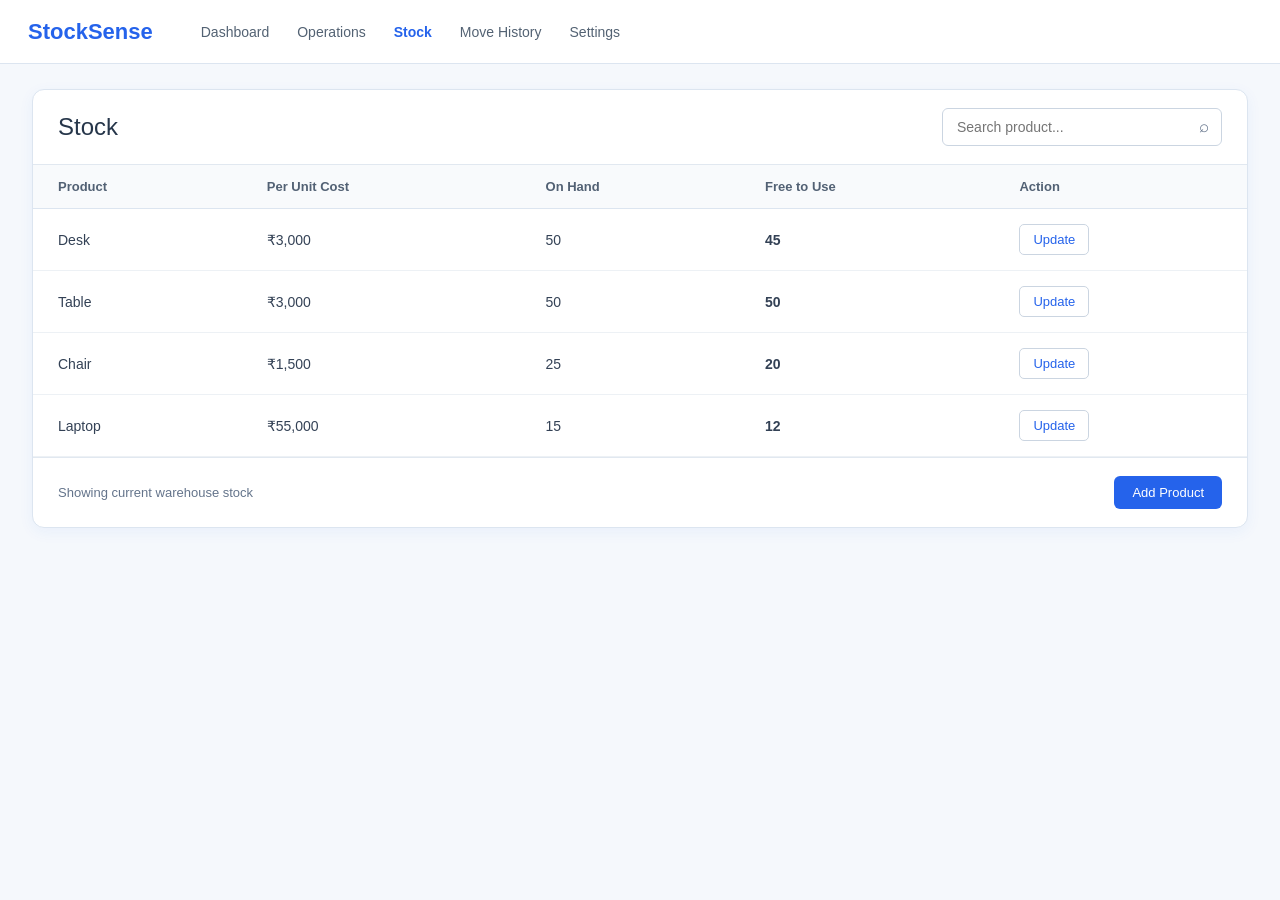
<file: StockSence/stock.html>
<!DOCTYPE html>
<html lang="en">
<head>
<meta charset="UTF-8">
<meta name="viewport" content="width=device-width, initial-scale=1.0">

<title>StockSense - Stock</title>

<link rel="stylesheet" href="css/stock.css">
<link rel="shortcut icon" href="icons/stocksense_icon.svg" type="image/x-icon">
</head>


<body>


<div class="navbar">

    <div class="logo">
        StockSense
    </div>


    <a href="dashboard.html">
        Dashboard
    </a>


    <a href="operations.html">
        Operations
    </a>


    <a href="stock.html" class="active">
        Stock
    </a>


    <a href="history.html">
        Move History
    </a>


    <a href="setting.html">
        Settings
    </a>

</div>


<div class="container">


    <div class="page-header">

        <div class="page-title">
            Stock
        </div>


        <div class="search-box">

            <input
                type="text"
                id="searchInput"
                placeholder="Search product..."
                onkeyup="searchProducts()"
            >

            <span class="search-icon">
                ⌕
            </span>

        </div>

    </div>


    <div class="table-wrapper">

        <table class="stock-table">

            <thead>

                <tr>

                    <th>
                        Product
                    </th>

                    <th>
                        Per Unit Cost
                    </th>

                    <th>
                        On Hand
                    </th>

                    <th>
                        Free to Use
                    </th>

                    <th>
                        Action
                    </th>

                </tr>

            </thead>


            <tbody id="stockTableBody">

                <tr>

                    <td class="product-name">
                        Desk
                    </td>

                    <td class="cost">
                        ₹3,000
                    </td>

                    <td class="stock-number">
                        50
                    </td>

                    <td class="free-stock">
                        45
                    </td>

                    <td>

                        <button
                            class="update-btn"
                            onclick="openUpdateModal('Desk',50,45)">

                            Update

                        </button>

                    </td>

                </tr>


                <tr>

                    <td class="product-name">
                        Table
                    </td>

                    <td class="cost">
                        ₹3,000
                    </td>

                    <td class="stock-number">
                        50
                    </td>

                    <td class="free-stock">
                        50
                    </td>

                    <td>

                        <button
                            class="update-btn"
                            onclick="openUpdateModal('Table',50,50)">

                            Update

                        </button>

                    </td>

                </tr>

                <tr>

                    <td class="product-name">
                        Chair
                    </td>

                    <td class="cost">
                        ₹1,500
                    </td>

                    <td class="stock-number">
                        25
                    </td>

                    <td class="free-stock">
                        20
                    </td>

                    <td>

                        <button
                            class="update-btn"
                            onclick="openUpdateModal('Chair',25,20)">

                            Update

                        </button>

                    </td>

                </tr>

                <tr>

                    <td class="product-name">
                        Laptop
                    </td>

                    <td class="cost">
                        ₹55,000
                    </td>

                    <td class="stock-number">
                        15
                    </td>

                    <td class="free-stock">
                        12
                    </td>

                    <td>

                        <button
                            class="update-btn"
                            onclick="openUpdateModal('Laptop',15,12)">

                            Update

                        </button>

                    </td>

                </tr>


            </tbody>

        </table>

    </div>

    <div class="bottom-actions">

        <div class="stock-info">

            Showing current warehouse stock

        </div>


        <button
            class="add-product-btn"
            onclick="openAddProductModal()">

            Add Product

        </button>

    </div>


</div>


<div
    class="modal"
    id="updateModal">


    <div class="modal-box">


        <div class="modal-title">
            Update Stock
        </div>


        <div class="modal-field">

            <label>
                Product
            </label>

            <input
                type="text"
                id="updateProduct"
                readonly
            >

        </div>


        <div class="modal-field">

            <label>
                On Hand
            </label>

            <input
                type="number"
                id="updateOnHand"
                min="0"
            >

        </div>


        <div class="modal-field">

            <label>
                Free to Use
            </label>

            <input
                type="number"
                id="updateFree"
                min="0"
            >

        </div>


        <div class="modal-buttons">

            <button
                class="cancel-btn"
                onclick="closeUpdateModal()">

                Cancel

            </button>


            <button
                class="confirm-btn"
                onclick="updateStock()">

                Update Stock

            </button>

        </div>

    </div>

</div>


<div
    class="modal"
    id="addProductModal">


    <div class="modal-box">


        <div class="modal-title">
            Add Product
        </div>


        <div class="modal-field">

            <label>
                Product Name
            </label>

            <input
                type="text"
                id="productName"
                placeholder="Enter product name"
            >

        </div>


        <div class="modal-field">

            <label>
                Per Unit Cost
            </label>

            <input
                type="number"
                id="productCost"
                placeholder="Enter cost"
                min="0"
            >

        </div>


        <div class="modal-field">

            <label>
                Initial Stock
            </label>

            <input
                type="number"
                id="initialStock"
                placeholder="Enter stock"
                min="0"
            >

        </div>


        <div class="modal-buttons">

            <button
                class="cancel-btn"
                onclick="closeAddProductModal()">

                Cancel

            </button>


            <button
                class="confirm-btn"
                onclick="addProduct()">

                Add Product

            </button>

        </div>

    </div>

</div>

<script src="js/stock.js"></script>

</body>
</html>
</file>
<file: StockSence/css/index.css>
* {
    margin: 0;
    padding: 0;
    box-sizing: border-box;
    font-family: Arial, sans-serif;
}

body {
    min-height: 100vh;
    background: #f7f9fc;

    display: flex;
    justify-content: center;
    align-items: center;
}

.container {
    width: 900px;
    min-height: 560px;

    background: white;

    border-radius: 25px;

    box-shadow:
        0 10px 35px rgba(0,0,0,0.10);

    display: flex;

    overflow: hidden;
}

.left {
    width: 45%;

    background: #eaf4ff;

    display: flex;
    flex-direction: column;

    justify-content: center;
    align-items: center;

    padding: 40px;
}


.logo {
    width: 90px;
    height: 90px;

    background: #2878f0;

    border-radius: 22px;

    display: flex;
    justify-content: center;
    align-items: center;

    color: white;

    font-size: 38px;
    font-weight: bold;

    margin-bottom: 25px;
}


.left h1 {
    color: #1d3557;

    font-size: 32px;

    margin-bottom: 12px;
}


.left p {
    color: #65758b;

    text-align: center;

    line-height: 1.6;
}

.right {
    width: 55%;

    padding: 50px 60px;

    overflow-y: auto;
}


.right h2 {
    color: #1d3557;

    font-size: 30px;

    margin-bottom: 8px;
}


.subtitle {
    color: #7b8794;

    margin-bottom: 30px;
}

.form-group {
    margin-bottom: 20px;
}


label {
    display: block;

    color: #34495e;

    font-size: 14px;

    font-weight: 600;

    margin-bottom: 8px;
}


input {
    width: 100%;

    height: 48px;

    border: 1px solid #d5dce5;

    border-radius: 10px;

    padding: 0 15px;

    font-size: 15px;

    outline: none;

    transition: 0.3s;
}


input:focus {
    border-color: #2878f0;

    box-shadow:
        0 0 0 3px rgba(40,120,240,0.10);
}

.password-row {
    display: flex;

    justify-content: space-between;

    align-items: center;
}


.password-row label {
    margin-bottom: 8px;
}


.forgot {
    color: #2878f0;

    font-size: 13px;

    text-decoration: none;

    cursor: pointer;
}


.forgot:hover {
    text-decoration: underline;
}

.login-btn {
    width: 100%;

    height: 48px;

    background: #2878f0;

    border: none;

    border-radius: 10px;

    color: white;

    font-size: 16px;

    font-weight: bold;

    cursor: pointer;

    margin-top: 10px;

    transition: 0.3s;
}


.login-btn:hover {
    background: #1768dd;
}

.signup-text {
    text-align: center;

    margin-top: 25px;

    color: #687586;

    font-size: 14px;
}


.signup-text a {
    color: #2878f0;

    font-weight: bold;

    text-decoration: none;

    cursor: pointer;
}


.back-login {
    margin-top: 20px;

    text-align: center;

    color: #2878f0;

    cursor: pointer;

    font-size: 14px;
}


.back-login:hover {
    text-decoration: underline;
}

.message {
    margin-top: 15px;

    text-align: center;

    font-size: 14px;

    line-height: 1.5;
}

#signupForm,
#forgotForm {
    display: none;
}

.otp-box {
    text-align: center;

    background: #f5f9ff;

    border: 1px solid #dbe9ff;

    border-radius: 12px;

    padding: 15px;

    margin-bottom: 20px;

    color: #2878f0;

    font-size: 14px;
}

@media(max-width: 750px) {

    .container {
        width: 92%;

        min-height: auto;
    }


    .left {
        display: none;
    }


    .right {
        width: 100%;

        padding: 40px 30px;
    }

}
</file>
<file: StockSence/css/dashboard.css>
* {
    margin: 0;
    padding: 0;
    box-sizing: border-box;
    font-family: Inter, Arial, sans-serif;
}

body {
    background: #f5f7fa;
    color: #172033;
}

.sidebar {
    position: fixed;
    left: 0;
    top: 0;

    width: 245px;
    height: 100vh;

    background: #ffffff;
    border-right: 1px solid #e5e9ef;

    padding: 25px 16px;
}

.brand {
    display: flex;
    align-items: center;
    gap: 12px;

    padding: 5px 12px 30px;
}

.brand-box {
    width: 40px;
    height: 40px;

    background: #2563eb;
    color: white;

    border-radius: 9px;

    display: flex;
    align-items: center;
    justify-content: center;

    font-size: 19px;
    font-weight: 700;
}

.brand-name {
    font-size: 20px;
    font-weight: 700;
    color: #172033;
}

.menu-label {
    font-size: 11px;
    font-weight: 600;

    color: #9aa4b2;

    letter-spacing: 0.8px;

    padding: 0 12px;
    margin: 12px 0;
}

.nav-item {
    height: 44px;

    display: flex;
    align-items: center;

    padding: 0 13px;

    margin-bottom: 5px;

    border-radius: 8px;

    color: #687386;

    font-size: 14px;

    cursor: pointer;

    transition: 0.2s;
}

.nav-item:hover {
    background: #f0f5ff;
    color: #2563eb;
}

.nav-item.active {
    background: #eaf2ff;
    color: #2563eb;
    font-weight: 600;
}

.nav-line {
    width: 3px;
    height: 18px;

    background: #2563eb;

    border-radius: 5px;

    margin-right: 10px;

    display: none;
}

.nav-item.active .nav-line {
    display: block;
}

.main {
    margin-left: 245px;
    min-height: 100vh;
}


.header {
    height: 72px;

    background: #ffffff;

    border-bottom: 1px solid #e5e9ef;

    display: flex;

    align-items: center;

    justify-content: space-between;

    padding: 0 32px;
}

.header-title {
    font-size: 22px;
    font-weight: 650;

    color: #172033;
}

.user-area {
    display: flex;
    align-items: center;
    gap: 12px;
}

.user-info {
    text-align: right;
}

.user-name {
    font-size: 14px;
    font-weight: 600;
    color: #172033;
}

.user-role {
    font-size: 11px;
    color: #8b95a5;
    margin-top: 3px;
}

.user-avatar {
    width: 38px;
    height: 38px;

    border-radius: 50%;

    background: #2563eb;
    color: white;

    display: flex;
    justify-content: center;
    align-items: center;

    font-weight: 600;
}

.content {
    padding: 30px 32px;
}

.page-heading {
    margin-bottom: 25px;
}

.page-heading h1 {
    font-size: 25px;
    color: #172033;

    margin-bottom: 7px;
}

.page-heading p {
    font-size: 13px;
    color: #7b8595;
}


.kpi-grid {
    display: grid;

    grid-template-columns:
        repeat(4, 1fr);

    gap: 18px;

    margin-bottom: 24px;
}

.kpi-card {
    background: white;

    border: 1px solid #e5e9ef;

    border-radius: 12px;

    padding: 21px;
}

.kpi-label {
    color: #7b8595;

    font-size: 12px;

    margin-bottom: 12px;
}

.kpi-value {
    color: #172033;

    font-size: 27px;

    font-weight: 700;

    margin-bottom: 6px;
}

.kpi-sub {
    font-size: 11px;
    color: #8c96a5;
}


.operation-grid {
    display: grid;

    grid-template-columns: 1fr 1fr;

    gap: 20px;

    margin-bottom: 24px;
}

.operation-card {
    background: white;

    border: 1px solid #e5e9ef;

    border-radius: 12px;

    padding: 23px;
}

.operation-head {
    display: flex;

    justify-content: space-between;

    align-items: center;

    margin-bottom: 22px;
}

.operation-head h3 {
    font-size: 17px;
    color: #172033;
}

.view-button {
    background: transparent;

    border: 1px solid #d8dee7;

    color: #2563eb;

    border-radius: 6px;

    padding: 7px 12px;

    font-size: 12px;

    cursor: pointer;
}

.view-button:hover {
    background: #f0f5ff;
}

.operation-number {
    font-size: 32px;

    font-weight: 700;

    color: #2563eb;

    margin-bottom: 6px;
}

.operation-description {
    font-size: 12px;

    color: #858f9e;
}

.lower-grid {
    display: grid;

    grid-template-columns: 1.6fr 1fr;

    gap: 20px;
}



.panel {
    background: white;

    border: 1px solid #e5e9ef;

    border-radius: 12px;

    overflow: hidden;
}

.panel-header {
    height: 62px;

    display: flex;

    justify-content: space-between;

    align-items: center;

    padding: 0 20px;

    border-bottom: 1px solid #edf0f4;
}

.panel-header h3 {
    font-size: 16px;
    color: #172033;
}

.panel-header button {
    background: none;
    border: none;

    color: #2563eb;

    font-size: 12px;

    cursor: pointer;
}


.table-wrapper {
    overflow-x: auto;
}

table {
    width: 100%;
    border-collapse: collapse;
}

thead {
    background: #fafbfc;
}

th {
    padding: 13px 20px;

    text-align: left;

    color: #8a94a3;

    font-size: 11px;

    font-weight: 600;

    border-bottom: 1px solid #edf0f4;
}

td {
    padding: 15px 20px;

    font-size: 12px;

    color: #4e5969;

    border-bottom: 1px solid #f0f2f5;
}

td:first-child {
    color: #263248;
    font-weight: 600;
}


.status {
    display: inline-block;

    padding: 5px 9px;

    border-radius: 5px;

    font-size: 10px;

    font-weight: 600;
}

.status.done {
    background: #eaf7ef;
    color: #23834c;
}

.status.waiting {
    background: #fff5df;
    color: #ad7500;
}

.status.low {
    background: #fff0f0;
    color: #c53d3d;
}


.stock-list {
    padding: 8px 20px 15px;
}

.stock-row {
    min-height: 65px;

    display: flex;

    justify-content: space-between;

    align-items: center;

    border-bottom: 1px solid #f0f2f5;
}

.stock-row:last-child {
    border-bottom: none;
}

.product-name {
    font-size: 13px;

    font-weight: 600;

    color: #263248;
}

.product-code {
    font-size: 10px;

    color: #9aa3af;

    margin-top: 4px;
}

.stock-quantity {
    font-size: 14px;

    font-weight: 700;

    color: #2563eb;
}


.filters {
    display: flex;

    gap: 10px;

    margin-bottom: 20px;
}

.filter {
    border: 1px solid #dce2e9;

    background: white;

    border-radius: 6px;

    padding: 8px 13px;

    font-size: 12px;

    color: #596579;

    cursor: pointer;
}

.filter:hover {
    border-color: #2563eb;
    color: #2563eb;
}


@media(max-width: 1100px) {

    .kpi-grid {
        grid-template-columns: repeat(2, 1fr);
    }

    .lower-grid {
        grid-template-columns: 1fr;
    }
}


@media(max-width: 800px) {

    .sidebar {
        width: 70px;
    }

    .brand-name,
    .menu-label,
    .nav-item span {
        display: none;
    }

    .brand {
        justify-content: center;
        padding-left: 0;
    }

    .nav-item {
        justify-content: center;
        padding: 0;
    }

    .nav-line {
        display: none !important;
    }

    .main {
        margin-left: 70px;
    }

    .operation-grid {
        grid-template-columns: 1fr;
    }
}


@media(max-width: 600px) {

    .kpi-grid {
        grid-template-columns: 1fr;
    }

    .content {
        padding: 20px;
    }

    .header {
        padding: 0 20px;
    }

    .user-info {
        display: none;
    }
}
</file>
<file: StockSence/css/delivery.css>
* {
    margin: 0;
    padding: 0;
    box-sizing: border-box;
    font-family: Arial, sans-serif;
}

body {
    background: #f5f7fa;
    color: #172033;
}


/* SIDEBAR */

.sidebar {
    position: fixed;

    width: 245px;
    height: 100vh;

    background: white;

    border-right: 1px solid #e5e9ef;

    padding: 25px 16px;
}

.brand {
    display: flex;
    align-items: center;

    gap: 12px;

    padding: 5px 12px 30px;
}

.brand-box {
    width: 40px;
    height: 40px;

    background: #2563eb;

    color: white;

    border-radius: 9px;

    display: flex;
    align-items: center;
    justify-content: center;

    font-weight: bold;
}

.brand-name {
    font-size: 20px;
    font-weight: 700;
}

.menu-label {
    font-size: 11px;
    color: #9aa4b2;

    margin: 15px 12px 10px;
}

.nav-item {
    height: 44px;

    display: flex;
    align-items: center;

    padding: 0 13px;

    margin-bottom: 5px;

    border-radius: 8px;

    color: #687386;

    font-size: 14px;

    cursor: pointer;
}

.nav-item:hover,
.nav-item.active {
    background: #eaf2ff;
    color: #2563eb;
}


/* MAIN */

.main {
    margin-left: 245px;
    min-height: 100vh;
}


/* HEADER */

.header {
    height: 72px;

    background: white;

    border-bottom: 1px solid #e5e9ef;

    display: flex;

    align-items: center;

    justify-content: space-between;

    padding: 0 32px;
}

.header h2 {
    font-size: 22px;
}

.profile {
    display: flex;

    align-items: center;

    gap: 10px;
}

.avatar {
    width: 38px;
    height: 38px;

    border-radius: 50%;

    background: #2563eb;

    color: white;

    display: flex;

    justify-content: center;
    align-items: center;

    font-weight: bold;
}


/* CONTENT */

.content {
    padding: 30px 32px;
}


/* TOP */

.page-top {
    display: flex;

    align-items: center;

    justify-content: space-between;

    margin-bottom: 20px;
}

.page-title {
    font-size: 25px;
    font-weight: 650;
}


/* NEW */

.new-button {
    background: #2563eb;

    color: white;

    border: none;

    border-radius: 6px;

    padding: 10px 18px;

    font-size: 13px;

    cursor: pointer;
}


/* TOOLBAR */

.toolbar {
    background: white;

    border: 1px solid #e5e9ef;

    border-radius: 10px 10px 0 0;

    padding: 13px;

    display: flex;

    justify-content: space-between;

    align-items: center;
}

.search {
    width: 280px;

    height: 38px;

    border: 1px solid #dce2e9;

    border-radius: 6px;

    padding: 0 12px;

    outline: none;

    font-size: 12px;
}

.view-buttons {
    display: flex;

    gap: 6px;
}

.view-button {
    width: 35px;
    height: 35px;

    border: 1px solid #dce2e9;

    background: white;

    border-radius: 5px;

    cursor: pointer;
}

.view-button.active {
    background: #eaf2ff;

    color: #2563eb;

    border-color: #bcd3ff;
}


/* TABLE */

.table-box {
    background: white;

    border: 1px solid #e5e9ef;

    border-top: none;

    overflow-x: auto;
}

table {
    width: 100%;

    border-collapse: collapse;

    min-width: 850px;
}

th {
    background: #fafbfc;

    padding: 14px;

    text-align: left;

    font-size: 11px;

    color: #7f8998;
}

td {
    padding: 15px 14px;

    font-size: 12px;

    color: #4f5b6d;

    border-bottom: 1px solid #f0f2f5;
}

.reference {
    color: #2563eb;

    font-weight: 600;
}

.status {
    display: inline-block;

    padding: 5px 10px;

    border-radius: 5px;

    background: #eaf7ef;

    color: #23834c;

    font-size: 10px;

    font-weight: 600;
}


/* KANBAN */

.kanban {
    display: none;

    grid-template-columns:
        repeat(3,1fr);

    gap: 15px;

    padding-top: 20px;
}

.kanban-column {
    background: #edf0f4;

    border-radius: 8px;

    padding: 12px;

    min-height: 400px;
}

.kanban-column h3 {
    font-size: 13px;

    margin-bottom: 12px;
}

.kanban-card {
    background: white;

    border-radius: 7px;

    padding: 15px;

    margin-bottom: 10px;

    border: 1px solid #e5e9ef;
}

.kanban-card strong {
    font-size: 12px;

    color: #2563eb;
}

.kanban-card p {
    font-size: 11px;

    color: #7b8595;

    margin-top: 6px;
}


/* MODAL */

.modal {
    display: none;

    position: fixed;

    inset: 0;

    background: rgba(0,0,0,0.35);

    justify-content: center;

    align-items: center;
}

.modal-box {
    width: 500px;

    background: white;

    border-radius: 12px;

    padding: 25px;
}

.modal-box h2 {
    margin-bottom: 20px;
}

.form-group {
    margin-bottom: 15px;
}

.form-group label {
    display: block;

    font-size: 12px;

    color: #596579;

    margin-bottom: 6px;
}

.form-group input,
.form-group select {
    width: 100%;

    height: 40px;

    border: 1px solid #dce2e9;

    border-radius: 6px;

    padding: 0 10px;
}

.modal-buttons {
    display: flex;

    justify-content: flex-end;

    gap: 10px;

    margin-top: 20px;
}

.cancel {
    background: white;

    border: 1px solid #dce2e9;

    padding: 9px 16px;

    border-radius: 6px;

    cursor: pointer;
}

@media(max-width:800px) {

    .sidebar {
        width: 70px;
    }

    .brand-name,
    .menu-label,
    .nav-item span {
        display: none;
    }

    .main {
        margin-left: 70px;
    }

}
</file>
<file: StockSence/css/history.css>
*{
    margin:0;
    padding:0;
    box-sizing:border-box;
}

body{
    font-family:Arial, Helvetica, sans-serif;
    background:#f5f8fc;
    color:#26364a;
}

button,input,select{
    font-family:inherit;
}

/* NAVBAR */
.navbar{
    height:64px;
    background:#fff;
    border-bottom:1px solid #dce5f0;
    display:flex;
    align-items:center;
    padding:0 28px;
    gap:28px;
}

.logo{
    font-size:22px;
    font-weight:700;
    color:#2563eb;
    margin-right:20px;
}

.navbar a{
    text-decoration:none;
    color:#536273;
    font-size:14px;
    padding:22px 0;
}

.navbar a:hover,
.navbar a.active{
    color:#2563eb;
}

/* MAIN */
.container{
    width:95%;
    max-width:1250px;
    margin:25px auto;
    background:#fff;
    border:1px solid #dce5f0;
    border-radius:12px;
    overflow:hidden;
    box-shadow:0 4px 15px rgba(37,99,235,.06);
}

/* HEADER */
.page-header{
    display:flex;
    align-items:center;
    justify-content:space-between;
    padding:18px 25px;
    border-bottom:1px solid #e1e8f0;
}

.left-header{
    display:flex;
    align-items:center;
    gap:18px;
}

.page-title{
    font-size:24px;
    font-weight:500;
}

.new-btn{
    background:#2563eb;
    color:#fff;
    border:none;
    padding:9px 20px;
    border-radius:6px;
    cursor:pointer;
}

.new-btn:hover{
    background:#1d4ed8;
}

/* TOOLBAR */
.toolbar{
    display:flex;
    justify-content:flex-end;
    align-items:center;
    gap:8px;
    padding:12px 20px;
    border-bottom:1px solid #e1e8f0;
}

.search-box{
    position:relative;
    width:280px;
}

.search-box input{
    width:100%;
    height:37px;
    padding:0 38px 0 12px;
    border:1px solid #cbd5e1;
    border-radius:6px;
    outline:none;
}

.search-box input:focus{
    border-color:#2563eb;
}

.search-icon{
    position:absolute;
    right:12px;
    top:9px;
    color:#64748b;
}

/* VIEW BUTTONS */
.view-btn{
    height:37px;
    min-width:40px;
    border:1px solid #cbd5e1;
    background:#fff;
    color:#526174;
    border-radius:6px;
    cursor:pointer;
}

.view-btn.active,
.view-btn:hover{
    color:#2563eb;
    border-color:#2563eb;
    background:#eff6ff;
}

/* TABLE */
.table-wrapper{
    overflow-x:auto;
}

.move-table{
    width:100%;
    border-collapse:collapse;
}

.move-table th{
    text-align:left;
    padding:13px 20px;
    background:#f8fafc;
    color:#526174;
    font-size:13px;
    font-weight:600;
    border-bottom:1px solid #dce5f0;
}

.move-table td{
    padding:13px 20px;
    font-size:13px;
    color:#334155;
    border-bottom:1px solid #edf1f5;
}

.move-table tbody tr:hover{
    background:#f8fbff;
}

/* REFERENCE */
.reference{
    color:#2563eb;
    font-weight:600;
    cursor:pointer;
}

/* STATUS */
.status-ready{
    color:#15803d;
    font-weight:600;
}

.status-done{
    color:#15803d;
    font-weight:600;
}

.status-draft{
    color:#d97706;
    font-weight:600;
}

/* IN / OUT */
.in-move{
    color:#15803d;
    font-weight:600;
}

.out-move{
    color:#dc2626;
    font-weight:600;
}

/* FOOTER */
.footer{
    padding:18px 25px;
    display:flex;
    justify-content:space-between;
    align-items:center;
    color:#64748b;
    font-size:13px;
}

/* MODAL */
.modal{
    display:none;
    position:fixed;
    inset:0;
    background:rgba(15,23,42,.4);
    align-items:center;
    justify-content:center;
    z-index:1000;
}

.modal-box{
    width:480px;
    max-width:92%;
    background:#fff;
    border-radius:10px;
    padding:25px;
}

.modal-title{
    font-size:20px;
    font-weight:600;
    margin-bottom:20px;
}

.modal-field{
    margin-bottom:15px;
}

.modal-field label{
    display:block;
    font-size:13px;
    color:#64748b;
    margin-bottom:6px;
}

.modal-field input,
.modal-field select{
    width:100%;
    padding:10px;
    border:1px solid #cbd5e1;
    border-radius:6px;
    outline:none;
}

.modal-field input:focus,
.modal-field select:focus{
    border-color:#2563eb;
}

.modal-buttons{
    display:flex;
    justify-content:flex-end;
    gap:10px;
    margin-top:20px;
}

.cancel-btn{
    background:#fff;
    border:1px solid #cbd5e1;
    padding:9px 18px;
    border-radius:6px;
    cursor:pointer;
}

.save-btn{
    background:#2563eb;
    color:#fff;
    border:none;
    padding:9px 18px;
    border-radius:6px;
    cursor:pointer;
}

.save-btn:hover{
    background:#1d4ed8;
}

/* MOBILE */
@media(max-width:750px){

    .navbar{
        overflow-x:auto;
        padding:0 15px;
        gap:18px;
    }

    .navbar a{
        white-space:nowrap;
    }

    .page-header{
        flex-direction:column;
        align-items:flex-start;
        gap:12px;
    }

    .toolbar{
        justify-content:flex-start;
        flex-wrap:wrap;
    }

    .search-box{
        width:100%;
    }

    .move-table th,
    .move-table td{
        white-space:nowrap;
        padding:12px 15px;
    }
}
</file>
<file: StockSence/css/operations.css>
* {
    margin: 0;
    padding: 0;
    box-sizing: border-box;
    font-family: Arial, sans-serif;
}

body {
    background: #f5f7fa;
    color: #172033;
}


/* SIDEBAR */

.sidebar {
    position: fixed;

    width: 245px;
    height: 100vh;

    background: white;

    border-right: 1px solid #e5e9ef;

    padding: 25px 16px;
}

.brand {
    display: flex;
    align-items: center;

    gap: 12px;

    padding: 5px 12px 30px;
}

.brand-box {
    width: 40px;
    height: 40px;

    background: #2563eb;

    border-radius: 9px;

    display: flex;
    align-items: center;
    justify-content: center;
}

.brand-box img {
    width: 24px;
    height: 24px;
}

.brand-name {
    font-size: 20px;
    font-weight: 700;
}

.menu-label {
    font-size: 11px;
    color: #9aa4b2;

    margin: 15px 12px 10px;
}

.nav-item {
    height: 44px;

    display: flex;
    align-items: center;

    padding: 0 13px;

    margin-bottom: 5px;

    border-radius: 8px;

    color: #687386;

    font-size: 14px;

    cursor: pointer;
}

.nav-item:hover,
.nav-item.active {
    background: #eaf2ff;
    color: #2563eb;
}


/* MAIN */

.main {
    margin-left: 245px;
    min-height: 100vh;
}


/* HEADER */

.header {
    height: 72px;

    background: white;

    border-bottom: 1px solid #e5e9ef;

    display: flex;

    align-items: center;

    justify-content: space-between;

    padding: 0 32px;
}

.header h2 {
    font-size: 22px;
}

.profile {
    display: flex;

    align-items: center;

    gap: 10px;
}

.avatar {
    width: 38px;
    height: 38px;

    border-radius: 50%;

    background: #2563eb;

    color: white;

    display: flex;

    justify-content: center;
    align-items: center;

    font-weight: bold;
}


/* CONTENT */

.content {
    padding: 30px 32px;
}


/* TOP */

.page-top {
    display: flex;

    align-items: center;

    justify-content: space-between;

    margin-bottom: 20px;
}

.page-title {
    font-size: 25px;
    font-weight: 650;
}


/* NEW BUTTON */

.new-button {
    background: #2563eb;

    color: white;

    border: none;

    border-radius: 6px;

    padding: 10px 18px;

    font-size: 13px;

    cursor: pointer;
}


/* TABS */

.tabs {
    display: flex;

    gap: 6px;

    margin-bottom: 16px;

    border-bottom: 1px solid #e5e9ef;
}

.tab-btn {
    background: none;
    border: none;

    padding: 10px 16px;

    font-size: 13px;
    font-weight: 600;

    color: #7f8998;

    cursor: pointer;

    border-bottom: 2px solid transparent;
}

.tab-btn.active {
    color: #2563eb;
    border-bottom: 2px solid #2563eb;
}


/* TOOLBAR */

.toolbar {
    background: white;

    border: 1px solid #e5e9ef;

    border-radius: 10px 10px 0 0;

    padding: 13px;

    display: flex;

    justify-content: space-between;

    align-items: center;

    gap: 12px;
}

.search {
    width: 280px;

    height: 38px;

    border: 1px solid #dce2e9;

    border-radius: 6px;

    padding: 0 12px;

    outline: none;

    font-size: 12px;
}

.filter-group {
    display: flex;
    gap: 8px;
}

.filter-group select {
    height: 38px;

    border: 1px solid #dce2e9;

    border-radius: 6px;

    padding: 0 10px;

    font-size: 12px;

    background: white;
}


/* TABLE */

.table-box {
    background: white;

    border: 1px solid #e5e9ef;

    border-top: none;

    overflow-x: auto;
}

table {
    width: 100%;

    border-collapse: collapse;

    min-width: 700px;
}

th {
    background: #fafbfc;

    padding: 14px;

    text-align: left;

    font-size: 11px;

    color: #7f8998;
}

td {
    padding: 15px 14px;

    font-size: 12px;

    color: #4f5b6d;

    border-bottom: 1px solid #f0f2f5;
}

.reference {
    color: #2563eb;

    font-weight: 600;
}

.status {
    display: inline-block;

    padding: 5px 10px;

    border-radius: 5px;

    font-size: 10px;

    font-weight: 600;
}

.status-done {
    background: #eaf7ef;
    color: #23834c;
}

.status-ready {
    background: #eaf2ff;
    color: #2563eb;
}

.status-waiting {
    background: #fff6e5;
    color: #b7791f;
}

.status-draft {
    background: #f1f2f4;
    color: #687386;
}

.status-canceled {
    background: #fdeceb;
    color: #c0392b;
}


/* MODAL */

.modal {
    display: none;

    position: fixed;

    inset: 0;

    background: rgba(0,0,0,0.35);

    justify-content: center;
    align-items: center;

    overflow-y: auto;

    padding: 30px 0;
}

.modal-box {
    width: 500px;
    max-height: 85vh;

    overflow-y: auto;

    background: white;

    border-radius: 12px;

    padding: 25px;
}

.modal-box h2 {
    margin-bottom: 20px;
}

.form-group {
    margin-bottom: 15px;
}

.form-group label {
    display: block;

    font-size: 12px;

    color: #596579;

    margin-bottom: 6px;
}

.form-group input,
.form-group select {
    width: 100%;

    height: 40px;

    border: 1px solid #dce2e9;

    border-radius: 6px;

    padding: 0 10px;
}

.section-label {
    display: block;

    font-size: 12px;
    font-weight: 600;

    color: #596579;

    margin: 18px 0 8px;
}

.product-row {
    display: flex;

    gap: 8px;

    margin-bottom: 8px;
}

.product-row select {
    flex: 2;

    height: 38px;

    border: 1px solid #dce2e9;
    border-radius: 6px;

    padding: 0 8px;
}

.product-row input {
    flex: 1;

    height: 38px;

    border: 1px solid #dce2e9;
    border-radius: 6px;

    padding: 0 8px;
}

.remove-btn {
    background: #fdeceb;

    color: #c0392b;

    border: none;

    border-radius: 6px;

    padding: 0 12px;

    cursor: pointer;

    font-size: 12px;
}

.add-product-btn {
    background: none;

    border: 1px dashed #bcd3ff;

    color: #2563eb;

    border-radius: 6px;

    padding: 8px 12px;

    font-size: 12px;

    cursor: pointer;

    width: 100%;
}

.modal-buttons {
    display: flex;

    justify-content: flex-end;

    gap: 10px;

    margin-top: 20px;
}

.cancel {
    background: white;

    border: 1px solid #dce2e9;

    padding: 9px 16px;

    border-radius: 6px;

    cursor: pointer;
}

@media(max-width:800px) {

    .sidebar {
        width: 70px;
    }

    .brand-name,
    .menu-label,
    .nav-item span {
        display: none;
    }

    .main {
        margin-left: 70px;
    }

}
</file>
<file: StockSence/css/recipt.css>
*{
    margin:0;
    padding:0;
    box-sizing:border-box;
}

body{
    font-family:Arial, Helvetica, sans-serif;
    background:#f5f8fc;
    color:#26364a;
}

button,
input,
select{
    font-family:inherit;
}

/*  NAVBAR  */

.navbar{
    height:64px;
    background:#ffffff;
    border-bottom:1px solid #dce5f0;
    display:flex;
    align-items:center;
    padding:0 28px;
    gap:28px;
}

.logo{
    font-size:22px;
    font-weight:700;
    color:#2563eb;
    margin-right:20px;
}

.navbar a{
    text-decoration:none;
    color:#536273;
    font-size:14px;
    padding:22px 0;
    transition:.2s;
}

.navbar a:hover{
    color:#2563eb;
}

/*  MAIN  */

.container{
    width:95%;
    max-width:1250px;
    margin:25px auto;
    background:#ffffff;
    border:1px solid #dce5f0;
    border-radius:12px;
    overflow:hidden;
    box-shadow:0 4px 15px rgba(37,99,235,.06);
}

/*  HEADER  */

.page-header{
    display:flex;
    align-items:center;
    gap:18px;
    padding:18px 25px;
    border-bottom:1px solid #e1e8f0;
}

.new-btn{
    background:#2563eb;
    color:#ffffff;
    border:none;
    padding:9px 22px;
    border-radius:6px;
    cursor:pointer;
    font-size:14px;
    transition:.2s;
}

.new-btn:hover{
    background:#1d4ed8;
}

.page-title{
    font-size:24px;
    font-weight:500;
    color:#26364a;
}

/*  ACTION BAR  */

.action-bar{
    display:flex;
    justify-content:space-between;
    align-items:center;
    padding:15px 25px;
    border-bottom:1px solid #e1e8f0;
}

.actions{
    display:flex;
    gap:9px;
}

.action-btn{
    background:#ffffff;
    border:1px solid #cbd5e1;
    padding:8px 16px;
    border-radius:6px;
    cursor:pointer;
    font-size:13px;
    color:#334155;
    transition:.2s;
}

.action-btn:hover{
    border-color:#2563eb;
    color:#2563eb;
    background:#f8fbff;
}

/*  STATUS  */

.status{
    display:flex;
    border:1px solid #cbd5e1;
    border-radius:6px;
    overflow:hidden;
}

.status button{
    background:#ffffff;
    border:none;
    border-right:1px solid #cbd5e1;
    padding:8px 15px;
    font-size:13px;
    color:#526174;
    cursor:pointer;
}

.status button:last-child{
    border-right:none;
}

.status button.active{
    background:#eff6ff;
    color:#2563eb;
    font-weight:600;
}

/*  DELIVERY INFORMATION  */

.delivery-info{
    display:grid;
    grid-template-columns:1fr 1fr;
    gap:28px 45px;
    padding:30px 45px;
    border-bottom:1px solid #e1e8f0;
}

.reference{
    grid-column:1/-1;
    font-size:18px;
    font-weight:600;
    color:#26364a;
}

.field{
    display:flex;
    flex-direction:column;
    gap:7px;
}

.field label{
    font-size:13px;
    color:#64748b;
}

.field input,
.field select{
    width:100%;
    padding:10px 4px;
    border:none;
    border-bottom:2px solid #cbd5e1;
    outline:none;
    background:#ffffff;
    font-size:14px;
    color:#334155;
    transition:.2s;
}

.field input:focus,
.field select:focus{
    border-bottom-color:#2563eb;
}

/*  PRODUCTS  */

.products-title{
    padding:17px 25px;
    border-bottom:1px solid #e1e8f0;
    font-size:15px;
    font-weight:600;
    color:#26364a;
}

.product-header,
.product-row{
    display:grid;
    grid-template-columns:1fr 170px 100px;
    align-items:center;
    gap:15px;
    padding:13px 30px;
}

.product-header{
    color:#64748b;
    font-size:13px;
    background:#f8fafc;
    border-bottom:1px solid #e8edf3;
}

.product-row{
    border-bottom:1px solid #e8edf3;
    font-size:14px;
}

.product-row select,
.product-row input{
    width:100%;
    padding:8px;
    border:1px solid #cbd5e1;
    border-radius:5px;
    outline:none;
    background:#ffffff;
    color:#334155;
}

.product-row select:focus,
.product-row input:focus{
    border-color:#2563eb;
}

/* REMOVE  */

.remove-btn{
    background:#ffffff;
    border:1px solid #cbd5e1;
    color:#536273;
    padding:6px 10px;
    border-radius:5px;
    cursor:pointer;
    transition:.2s;
}

.remove-btn:hover{
    color:#2563eb;
    border-color:#2563eb;
}

/*  ADD PRODUCT  */

.add-product{
    padding:18px 30px;
}

.add-product button{
    background:none;
    border:none;
    color:#2563eb;
    font-size:14px;
    cursor:pointer;
}

.add-product button:hover{
    text-decoration:underline;
}

/*  FOOTER  */

.footer-actions{
    display:flex;
    justify-content:flex-end;
    gap:10px;
    padding:20px 30px;
    border-top:1px solid #e1e8f0;
}

.back-btn{
    background:#ffffff;
    border:1px solid #cbd5e1;
    color:#334155;
    padding:10px 20px;
    border-radius:6px;
    cursor:pointer;
}

.back-btn:hover{
    border-color:#2563eb;
    color:#2563eb;
}

.save-btn{
    background:#2563eb;
    color:#ffffff;
    border:none;
    padding:10px 20px;
    border-radius:6px;
    cursor:pointer;
}

.save-btn:hover{
    background:#1d4ed8;
}

/*  MODAL  */

.modal{
    display:none;
    position:fixed;
    inset:0;
    background:rgba(15,23,42,.4);
    align-items:center;
    justify-content:center;
    z-index:1000;
}

.modal-box{
    width:450px;
    max-width:92%;
    background:#ffffff;
    border-radius:10px;
    padding:25px;
    box-shadow:0 15px 40px rgba(15,23,42,.18);
}

.modal-box h2{
    font-size:20px;
    color:#26364a;
    margin-bottom:20px;
}

.modal-field{
    margin-bottom:15px;
}

.modal-field label{
    display:block;
    font-size:13px;
    color:#64748b;
    margin-bottom:6px;
}

.modal-field input,
.modal-field select{
    width:100%;
    padding:10px;
    border:1px solid #cbd5e1;
    border-radius:6px;
    outline:none;
    color:#334155;
}

.modal-field input:focus,
.modal-field select:focus{
    border-color:#2563eb;
}

.modal-buttons{
    display:flex;
    justify-content:flex-end;
    gap:10px;
    margin-top:20px;
}

.cancel-modal{
    background:#ffffff;
    border:1px solid #cbd5e1;
    color:#334155;
    padding:9px 17px;
    border-radius:6px;
    cursor:pointer;
}

.confirm-modal{
    background:#2563eb;
    color:#ffffff;
    border:none;
    padding:9px 17px;
    border-radius:6px;
    cursor:pointer;
}

.confirm-modal:hover{
    background:#1d4ed8;
}

/*  RESPONSIVE  */

@media(max-width:750px){

    .navbar{
        overflow-x:auto;
        padding:0 15px;
        gap:18px;
    }

    .navbar a{
        white-space:nowrap;
    }

    .delivery-info{
        grid-template-columns:1fr;
        padding:25px;
    }

    .action-bar{
        flex-direction:column;
        align-items:flex-start;
        gap:15px;
    }

    .status{
        max-width:100%;
        overflow-x:auto;
    }

    .status button{
        white-space:nowrap;
    }

    .product-header,
    .product-row{
        grid-template-columns:1fr 100px 75px;
        padding-left:15px;
        padding-right:15px;
    }
}
</file>
<file: StockSence/css/setting.css>
*{
    margin:0;
    padding:0;
    box-sizing:border-box;
}

body{
    font-family:Arial, Helvetica, sans-serif;
    background:#f5f8fc;
    color:#26364a;
}

button,
input,
textarea,
select{
    font-family:inherit;
}

/*  NAVBAR  */

.navbar{
    height:64px;
    background:#ffffff;
    border-bottom:1px solid #dce5f0;

    display:flex;
    align-items:center;

    padding:0 28px;
    gap:28px;
}

.logo{
    font-size:22px;
    font-weight:700;
    color:#2563eb;
    margin-right:20px;
}

.navbar a{
    text-decoration:none;
    color:#536273;
    font-size:14px;
    padding:22px 0;
}

.navbar a:hover,
.navbar a.active{
    color:#2563eb;
}

/*  MAIN  */

.container{
    width:95%;
    max-width:1250px;
    min-height:620px;

    margin:25px auto;

    background:#ffffff;

    border:1px solid #dce5f0;
    border-radius:12px;

    overflow:hidden;

    box-shadow:0 4px 15px rgba(37,99,235,.06);
}

/*  HEADER  */

.page-header{
    padding:18px 25px;
    border-bottom:1px solid #e1e8f0;
}

.page-title{
    font-size:24px;
    font-weight:500;
}

/*  SETTINGS TABS  */

.settings-tabs{
    display:flex;
    gap:0;

    border-bottom:1px solid #e1e8f0;

    padding:0 25px;
}

.settings-tab{
    border:none;
    background:#ffffff;

    color:#64748b;

    padding:14px 22px;

    cursor:pointer;

    font-size:14px;

    border-bottom:2px solid transparent;
}

.settings-tab:hover{
    color:#2563eb;
}

.settings-tab.active{
    color:#2563eb;
    border-bottom-color:#2563eb;
    font-weight:600;
}

/*  CONTENT  */

.settings-content{
    padding:35px 45px;
}

.settings-section{
    display:none;
}

.settings-section.active{
    display:block;
}

/*  FORM  */

.form-group{
    width:100%;
    max-width:650px;

    margin-bottom:24px;
}

.form-group label{
    display:block;

    font-size:14px;

    color:#526174;

    margin-bottom:8px;
}

.form-group input,
.form-group select,
.address-box{

    width:100%;

    padding:11px 12px;

    border:1px solid #cbd5e1;

    border-radius:6px;

    outline:none;

    font-size:14px;

    color:#334155;

    background:#ffffff;
}

.address-box{
    min-height:105px;
    resize:vertical;
}

.form-group input:focus,
.form-group select:focus,
.address-box:focus{

    border-color:#2563eb;

    box-shadow:
        0 0 0 3px
        rgba(37,99,235,.08);
}

/*  LOCATION INFO  */

.location-note{
    max-width:650px;

    margin-bottom:25px;

    font-size:13px;

    color:#64748b;
}

/*  BUTTONS  */

.actions{
    display:flex;

    gap:10px;

    margin-top:30px;
}

.save-btn{

    background:#2563eb;

    color:#ffffff;

    border:none;

    padding:10px 22px;

    border-radius:6px;

    cursor:pointer;

    font-size:14px;
}

.save-btn:hover{
    background:#1d4ed8;
}

.cancel-btn{

    background:#ffffff;

    color:#334155;

    border:1px solid #cbd5e1;

    padding:10px 22px;

    border-radius:6px;

    cursor:pointer;

    font-size:14px;
}

.cancel-btn:hover{

    border-color:#2563eb;

    color:#2563eb;
}

/*  RESPONSIVE  */

@media(max-width:750px){

    .navbar{
        overflow-x:auto;
        padding:0 15px;
        gap:18px;
    }

    .navbar a{
        white-space:nowrap;
    }

    .settings-tabs{
        overflow-x:auto;
        padding:0 15px;
    }

    .settings-tab{
        white-space:nowrap;
    }

    .settings-content{
        padding:25px;
    }
}
</file>
<file: StockSence/css/stock.css>
*{
    margin:0;
    padding:0;
    box-sizing:border-box;
}

body{
    font-family:Arial, Helvetica, sans-serif;
    background:#f5f8fc;
    color:#26364a;
}

button,
input,
select{
    font-family:inherit;
}

.navbar{
    height:64px;

    background:#ffffff;

    border-bottom:1px solid #dce5f0;

    display:flex;
    align-items:center;

    padding:0 28px;

    gap:28px;
}

.logo{
    font-size:22px;

    font-weight:700;

    color:#2563eb;

    margin-right:20px;
}

.navbar a{
    text-decoration:none;

    color:#536273;

    font-size:14px;

    padding:22px 0;

    transition:.2s;
}

.navbar a:hover{
    color:#2563eb;
}

.navbar a.active{
    color:#2563eb;

    font-weight:600;
}


.container{
    width:95%;

    max-width:1250px;

    margin:25px auto;

    background:#ffffff;

    border:1px solid #dce5f0;

    border-radius:12px;

    overflow:hidden;

    box-shadow:0 4px 15px rgba(37,99,235,.06);
}


.page-header{
    display:flex;

    align-items:center;

    justify-content:space-between;

    padding:18px 25px;

    border-bottom:1px solid #e1e8f0;
}

.page-title{
    font-size:24px;

    font-weight:500;

    color:#26364a;
}


.search-box{
    position:relative;

    width:280px;
}

.search-box input{

    width:100%;

    height:38px;

    padding:0 42px 0 14px;

    border:1px solid #cbd5e1;

    border-radius:6px;

    outline:none;

    font-size:14px;

    color:#334155;

    background:#ffffff;
}

.search-box input:focus{

    border-color:#2563eb;

    box-shadow:0 0 0 3px rgba(37,99,235,.08);
}

.search-icon{

    position:absolute;

    right:13px;

    top:50%;

    transform:translateY(-50%);

    color:#64748b;

    font-size:17px;
}


.table-wrapper{

    width:100%;

    overflow-x:auto;
}

.stock-table{

    width:100%;

    border-collapse:collapse;
}

.stock-table th{

    text-align:left;

    padding:14px 25px;

    background:#f8fafc;

    color:#526174;

    font-size:13px;

    font-weight:600;

    border-bottom:1px solid #dce5f0;
}

.stock-table td{

    padding:15px 25px;

    font-size:14px;

    color:#334155;

    border-bottom:1px solid #edf1f5;
}

.stock-table tbody tr{

    transition:.2s;

}

.stock-table tbody tr:hover{

    background:#f8fbff;
}


.product-name{

    font-weight:500;

    color:#26364a;
}

.cost{

    color:#334155;
}


.stock-number{

    font-weight:500;
}

.free-stock{

    color:#2563eb;

    font-weight:600;
}


.low-stock{

    color:#d97706;

    font-weight:600;
}

.out-stock{

    color:#dc2626;

    font-weight:600;
}



.update-btn{

    background:#ffffff;

    border:1px solid #cbd5e1;

    color:#2563eb;

    padding:7px 13px;

    border-radius:5px;

    cursor:pointer;

    font-size:13px;

    transition:.2s;
}

.update-btn:hover{

    background:#eff6ff;

    border-color:#2563eb;
}


.bottom-actions{

    display:flex;

    justify-content:space-between;

    align-items:center;

    padding:18px 25px;

    border-top:1px solid #e1e8f0;
}

.stock-info{

    font-size:13px;

    color:#64748b;
}

.add-product-btn{

    background:#2563eb;

    color:#ffffff;

    border:none;

    padding:9px 18px;

    border-radius:6px;

    cursor:pointer;

    font-size:13px;
}

.add-product-btn:hover{

    background:#1d4ed8;
}


.modal{

    display:none;

    position:fixed;

    inset:0;

    background:rgba(15,23,42,.4);

    align-items:center;

    justify-content:center;

    z-index:1000;
}

.modal-box{

    width:460px;

    max-width:92%;

    background:#ffffff;

    border-radius:10px;

    padding:25px;

    box-shadow:0 15px 40px rgba(15,23,42,.18);
}

.modal-title{

    font-size:20px;

    font-weight:600;

    color:#26364a;

    margin-bottom:20px;
}

.modal-field{

    margin-bottom:16px;
}

.modal-field label{

    display:block;

    font-size:13px;

    color:#64748b;

    margin-bottom:6px;
}

.modal-field input,
.modal-field select{

    width:100%;

    padding:10px;

    border:1px solid #cbd5e1;

    border-radius:6px;

    outline:none;

    color:#334155;

    background:#ffffff;
}

.modal-field input:focus,
.modal-field select:focus{

    border-color:#2563eb;

    box-shadow:0 0 0 3px rgba(37,99,235,.08);
}

.modal-buttons{

    display:flex;

    justify-content:flex-end;

    gap:10px;

    margin-top:20px;
}

.cancel-btn{

    background:#ffffff;

    border:1px solid #cbd5e1;

    color:#334155;

    padding:9px 18px;

    border-radius:6px;

    cursor:pointer;
}

.confirm-btn{

    background:#2563eb;

    color:#ffffff;

    border:none;

    padding:9px 18px;

    border-radius:6px;

    cursor:pointer;
}

.confirm-btn:hover{

    background:#1d4ed8;
}


@media(max-width:750px){

    .navbar{

        overflow-x:auto;

        padding:0 15px;

        gap:18px;
    }

    .navbar a{

        white-space:nowrap;
    }

    .page-header{

        flex-direction:column;

        align-items:flex-start;

        gap:15px;
    }

    .search-box{

        width:100%;
    }

    .stock-table th,
    .stock-table td{

        white-space:nowrap;

        padding:12px 16px;
    }

    .bottom-actions{

        flex-direction:column;

        align-items:flex-start;

        gap:12px;
    }
}
</file>
